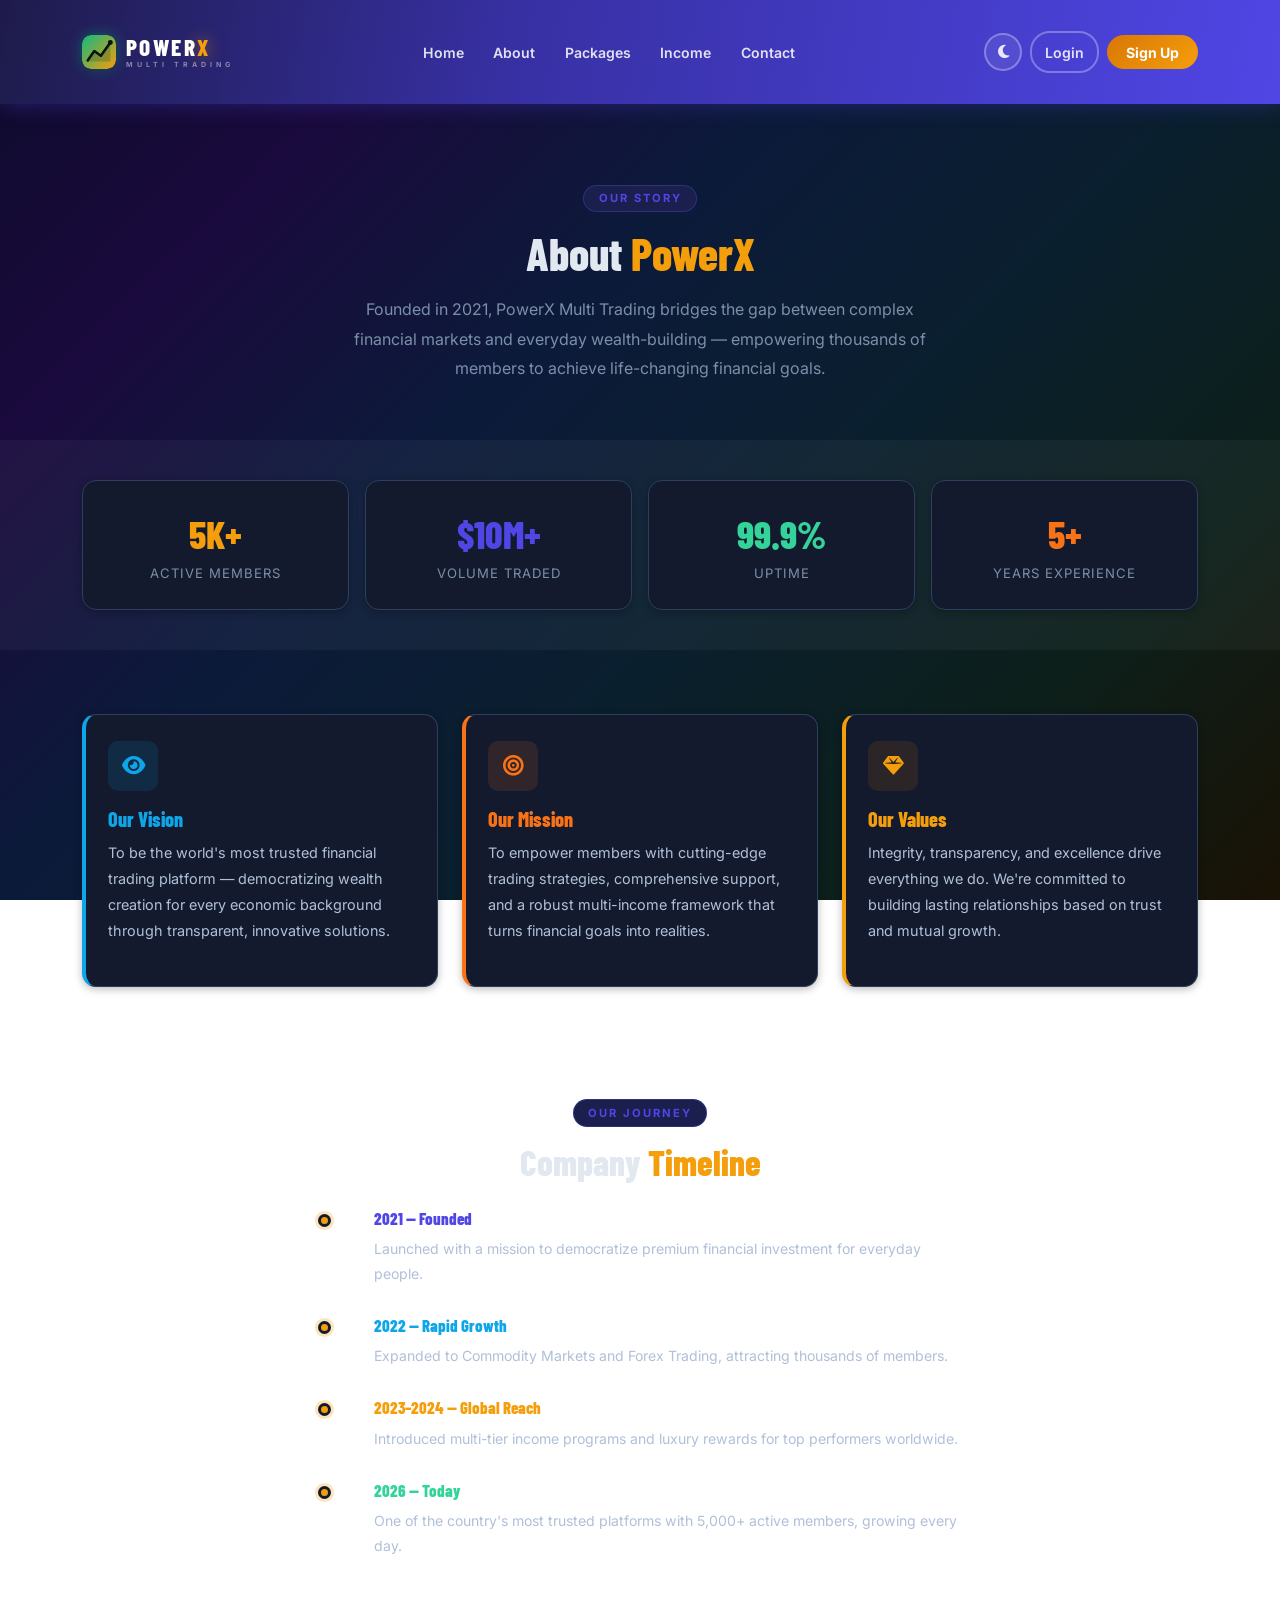
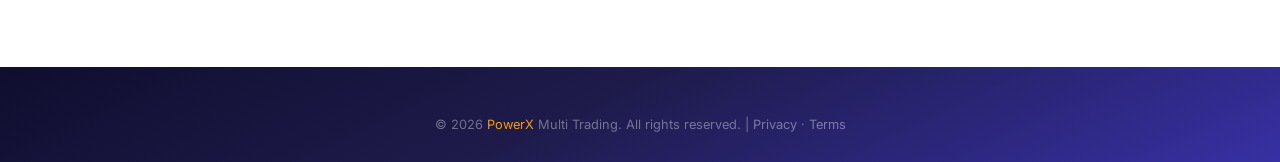
<file: about.html>
﻿<!DOCTYPE html>
<html lang="en">
<head>
  <meta charset="UTF-8"/>
  <meta name="viewport" content="width=device-width, initial-scale=1.0"/>
  <title>About – PowerX Multi Trading</title>
  <link href="https://cdn.jsdelivr.net/npm/bootstrap@5.3.3/dist/css/bootstrap.min.css" rel="stylesheet"/>
  <link href="https://cdnjs.cloudflare.com/ajax/libs/font-awesome/6.5.0/css/all.min.css" rel="stylesheet"/>
  <link href="https://fonts.googleapis.com/css2?family=Inter:wght@300;400;500;600;700;800&family=Barlow+Condensed:wght@700;800&display=swap" rel="stylesheet"/>
  <link href="css/style.css" rel="stylesheet"/>
</head>
<body>

<nav class="px-nav navbar navbar-expand-lg">
  <div class="container">
    <a class="nav-brand" href="index.html">
      <img src="assets/px-icon.svg" class="brand-icon-img" alt="PowerX" width="34" height="34">
      <span class="brand-text-wrap">
        <span class="brand-text">POWER<span class="brand-ex">X</span></span>
        <span class="brand-tag">Multi Trading</span>
      </span>
    </a>
    <button class="navbar-toggler border-0" type="button" data-bs-toggle="collapse" data-bs-target="#navMain">
      <i class="fa-solid fa-bars" style="color:#fff;"></i>
    </button>
    <div class="collapse navbar-collapse" id="navMain">
      <ul class="navbar-nav mx-auto gap-1">
        <li class="nav-item"><a class="nav-link" href="index.html">Home</a></li>
        <li class="nav-item"><a class="nav-link active" href="about.html">About</a></li>
        <li class="nav-item"><a class="nav-link" href="index.html#packages">Packages</a></li>
        <li class="nav-item"><a class="nav-link" href="index.html#income">Income</a></li>
        <li class="nav-item"><a class="nav-link" href="contact.html">Contact</a></li>
      </ul>
      <div class="d-flex align-items-center gap-2">
        <button class="theme-toggle" id="themeToggle"><i class="fa-solid fa-moon ico-moon"></i><i class="fa-solid fa-sun ico-sun"></i></button>
        <a href="login.html" class="nav-link" style="color:rgba(255,255,255,.8);font-weight:600;border:2px solid rgba(255,255,255,.3);border-radius:20px;padding:.4rem 1.1rem;">Login</a>
        <a href="signup.html" style="background:linear-gradient(135deg,#D97706,#F59E0B);color:#fff;border-radius:20px;padding:.42rem 1.2rem;font-weight:700;text-decoration:none;font-size:.88rem;">Sign Up</a>
      </div>
    </div>
  </div>
</nav>

<!-- Hero -->
<section style="padding:5rem 0 3.5rem;text-align:center;">
  <div class="container fade-in">
    <div class="section-label">Our Story</div>
    <h1 class="page-title" style="font-size:2.8rem;">About <span class="accent">PowerX</span></h1>
    <p style="color:var(--gray-500);max-width:600px;margin:.9rem auto 0;line-height:1.85;font-size:1rem;">
      Founded in 2021, PowerX Multi Trading bridges the gap between complex financial markets and everyday wealth-building — empowering thousands of members to achieve life-changing financial goals.
    </p>
  </div>
</section>

<!-- Stats -->
<section style="padding:2.5rem 0;background:rgba(255,255,255,.04);">
  <div class="container">
    <div class="row g-3 text-center">
      <div class="col-6 col-md-3 fade-in">
        <div class="px-card"><div style="font-family:'Barlow Condensed',sans-serif;font-size:2.4rem;font-weight:800;color:#F59E0B;">5K+</div><div style="color:var(--gray-500);font-size:.82rem;letter-spacing:1px;text-transform:uppercase;">Active Members</div></div>
      </div>
      <div class="col-6 col-md-3 fade-in">
        <div class="px-card"><div style="font-family:'Barlow Condensed',sans-serif;font-size:2.4rem;font-weight:800;color:#4F46E5;">$10M+</div><div style="color:var(--gray-500);font-size:.82rem;letter-spacing:1px;text-transform:uppercase;">Volume Traded</div></div>
      </div>
      <div class="col-6 col-md-3 fade-in">
        <div class="px-card"><div style="font-family:'Barlow Condensed',sans-serif;font-size:2.4rem;font-weight:800;color:#34d399;">99.9%</div><div style="color:var(--gray-500);font-size:.82rem;letter-spacing:1px;text-transform:uppercase;">Uptime</div></div>
      </div>
      <div class="col-6 col-md-3 fade-in">
        <div class="px-card"><div style="font-family:'Barlow Condensed',sans-serif;font-size:2.4rem;font-weight:800;color:#F97316;">5+</div><div style="color:var(--gray-500);font-size:.82rem;letter-spacing:1px;text-transform:uppercase;">Years Experience</div></div>
      </div>
    </div>
  </div>
</section>

<!-- Mission / Vision -->
<section style="padding:4rem 0;">
  <div class="container">
    <div class="row g-4">
      <div class="col-md-4 fade-in">
        <div class="px-card h-100" style="border-left:4px solid #0EA5E9;">
          <div style="width:50px;height:50px;border-radius:10px;background:rgba(14,165,233,.12);color:#0EA5E9;display:flex;align-items:center;justify-content:center;font-size:1.3rem;margin-bottom:1rem;"><i class="fa-solid fa-eye"></i></div>
          <h5 style="font-family:'Barlow Condensed',sans-serif;font-weight:800;color:#0EA5E9;margin-bottom:.6rem;">Our Vision</h5>
          <p style="color:var(--gray-700);font-size:.9rem;line-height:1.8;">To be the world's most trusted financial trading platform — democratizing wealth creation for every economic background through transparent, innovative solutions.</p>
        </div>
      </div>
      <div class="col-md-4 fade-in">
        <div class="px-card h-100" style="border-left:4px solid #F97316;">
          <div style="width:50px;height:50px;border-radius:10px;background:rgba(249,115,22,.12);color:#F97316;display:flex;align-items:center;justify-content:center;font-size:1.3rem;margin-bottom:1rem;"><i class="fa-solid fa-bullseye"></i></div>
          <h5 style="font-family:'Barlow Condensed',sans-serif;font-weight:800;color:#F97316;margin-bottom:.6rem;">Our Mission</h5>
          <p style="color:var(--gray-700);font-size:.9rem;line-height:1.8;">To empower members with cutting-edge trading strategies, comprehensive support, and a robust multi-income framework that turns financial goals into realities.</p>
        </div>
      </div>
      <div class="col-md-4 fade-in">
        <div class="px-card h-100" style="border-left:4px solid #F59E0B;">
          <div style="width:50px;height:50px;border-radius:10px;background:rgba(217,119,6,.12);color:#F59E0B;display:flex;align-items:center;justify-content:center;font-size:1.3rem;margin-bottom:1rem;"><i class="fa-solid fa-gem"></i></div>
          <h5 style="font-family:'Barlow Condensed',sans-serif;font-weight:800;color:#F59E0B;margin-bottom:.6rem;">Our Values</h5>
          <p style="color:var(--gray-700);font-size:.9rem;line-height:1.8;">Integrity, transparency, and excellence drive everything we do. We're committed to building lasting relationships based on trust and mutual growth.</p>
        </div>
      </div>
    </div>
  </div>
</section>

<!-- Timeline -->
<section style="padding:3rem 0 5rem;background:rgba(255,255,255,.04);">
  <div class="container">
    <div class="text-center mb-4 fade-in">
      <div class="section-label">Our Journey</div>
      <h2 class="page-title">Company <span class="accent">Timeline</span></h2>
    </div>
    <div class="row justify-content-center">
      <div class="col-lg-7">
        <div style="position:relative;padding-left:2rem;border-left:3px solid linear-gradient(180deg,#4F46E5,#0EA5E9);">
          <style>.tline{position:relative;padding-left:1.4rem;margin-bottom:1.8rem;}.tline::before{content:'';position:absolute;left:-2.1rem;top:6px;width:13px;height:13px;border-radius:50%;background:#F59E0B;border:3px solid #131a2e;box-shadow:0 0 0 3px rgba(245,158,11,.28);}</style>
          <div class="tline fade-in">
            <h6 style="font-family:'Barlow Condensed',sans-serif;font-weight:800;color:#4F46E5;font-size:1.05rem;">2021 — Founded</h6>
            <p style="color:var(--gray-700);font-size:.88rem;line-height:1.8;margin-top:.3rem;">Launched with a mission to democratize premium financial investment for everyday people.</p>
          </div>
          <div class="tline fade-in">
            <h6 style="font-family:'Barlow Condensed',sans-serif;font-weight:800;color:#0EA5E9;font-size:1.05rem;">2022 — Rapid Growth</h6>
            <p style="color:var(--gray-700);font-size:.88rem;line-height:1.8;margin-top:.3rem;">Expanded to Commodity Markets and Forex Trading, attracting thousands of members.</p>
          </div>
          <div class="tline fade-in">
            <h6 style="font-family:'Barlow Condensed',sans-serif;font-weight:800;color:#F59E0B;font-size:1.05rem;">2023–2024 — Global Reach</h6>
            <p style="color:var(--gray-700);font-size:.88rem;line-height:1.8;margin-top:.3rem;">Introduced multi-tier income programs and luxury rewards for top performers worldwide.</p>
          </div>
          <div class="tline fade-in">
            <h6 style="font-family:'Barlow Condensed',sans-serif;font-weight:800;color:#34d399;font-size:1.05rem;">2026 — Today</h6>
            <p style="color:var(--gray-700);font-size:.88rem;line-height:1.8;margin-top:.3rem;">One of the country's most trusted platforms with 5,000+ active members, growing every day.</p>
          </div>
        </div>
      </div>
    </div>
  </div>
</section>

<footer class="px-footer">
  <div class="container">
    <div class="footer-copy py-2">© 2026 <span>PowerX</span> Multi Trading. All rights reserved. | <a href="privacy-policy.html" style="color:rgba(255,255,255,.4);text-decoration:none;">Privacy</a> · <a href="terms.html" style="color:rgba(255,255,255,.4);text-decoration:none;">Terms</a></div>
  </div>
</footer>

<script src="https://cdn.jsdelivr.net/npm/bootstrap@5.3.3/dist/js/bootstrap.bundle.min.js"></script>
<script src="js/script.js"></script>
</body>
</html>
</file>
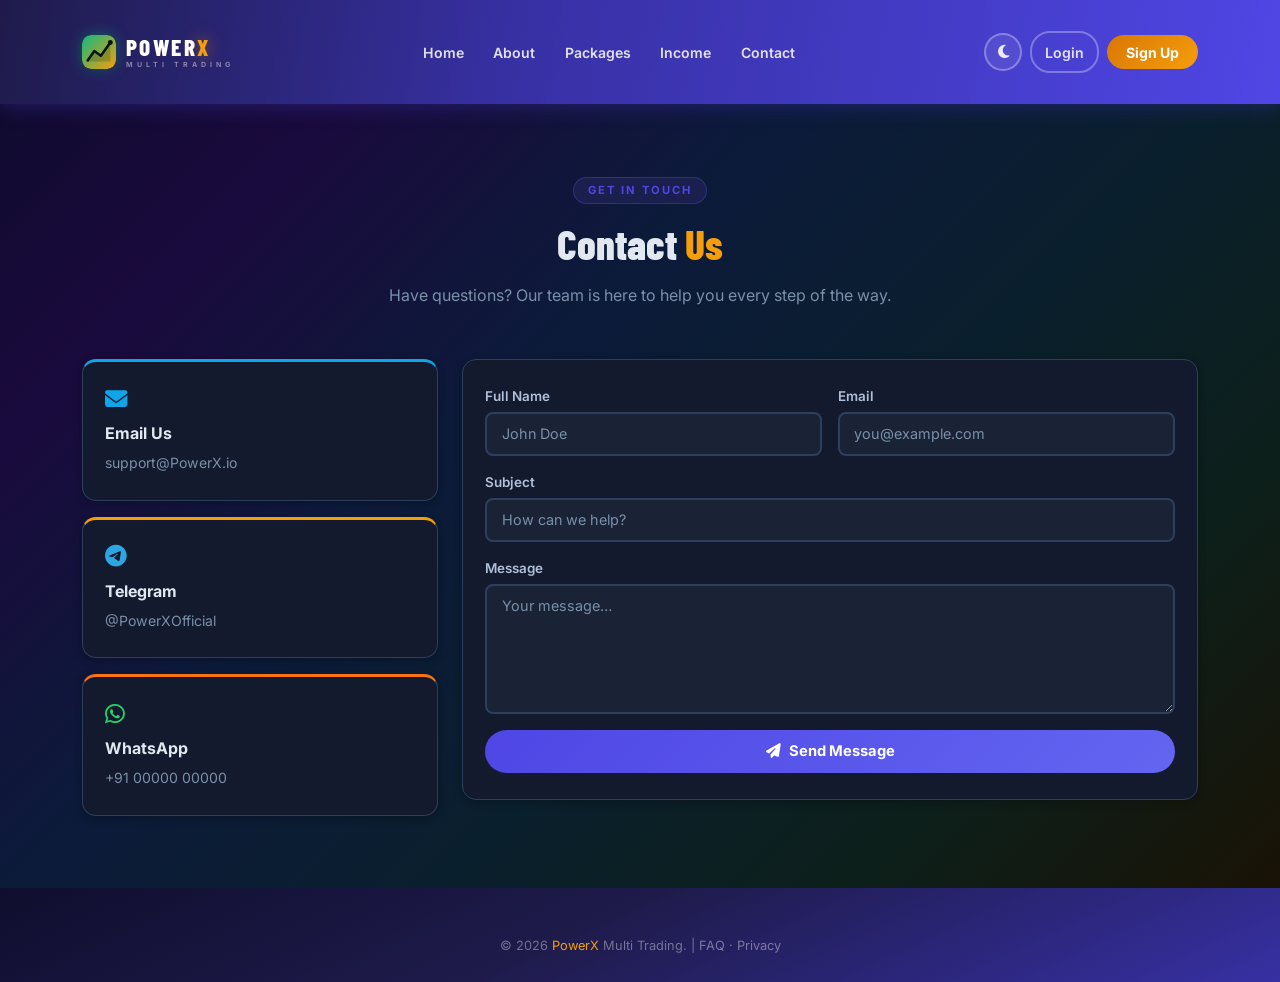
<file: contact.html>
﻿<!DOCTYPE html>
<html lang="en">
<head>
  <meta charset="UTF-8"/>
  <meta name="viewport" content="width=device-width, initial-scale=1.0"/>
  <title>Contact – PowerX</title>
  <link href="https://cdn.jsdelivr.net/npm/bootstrap@5.3.3/dist/css/bootstrap.min.css" rel="stylesheet"/>
  <link href="https://cdnjs.cloudflare.com/ajax/libs/font-awesome/6.5.0/css/all.min.css" rel="stylesheet"/>
  <link href="https://fonts.googleapis.com/css2?family=Inter:wght@300;400;500;600;700;800&family=Barlow+Condensed:wght@700;800&display=swap" rel="stylesheet"/>
  <link href="css/style.css" rel="stylesheet"/>
</head>
<body>

<nav class="px-nav navbar navbar-expand-lg">
  <div class="container">
    <a class="nav-brand" href="index.html">
      <img src="assets/px-icon.svg" class="brand-icon-img" alt="PowerX" width="34" height="34">
      <span class="brand-text-wrap">
        <span class="brand-text">POWER<span class="brand-ex">X</span></span>
        <span class="brand-tag">Multi Trading</span>
      </span>
    </a>
    <button class="navbar-toggler border-0" type="button" data-bs-toggle="collapse" data-bs-target="#navMain">
      <i class="fa-solid fa-bars" style="color:#fff;"></i>
    </button>
    <div class="collapse navbar-collapse" id="navMain">
      <ul class="navbar-nav mx-auto gap-1">
        <li class="nav-item"><a class="nav-link" href="index.html">Home</a></li>
        <li class="nav-item"><a class="nav-link" href="about.html">About</a></li>
        <li class="nav-item"><a class="nav-link" href="index.html#packages">Packages</a></li>
        <li class="nav-item"><a class="nav-link" href="index.html#income">Income</a></li>
        <li class="nav-item"><a class="nav-link active" href="contact.html">Contact</a></li>
      </ul>
      <div class="d-flex align-items-center gap-2">
        <button class="theme-toggle" id="themeToggle"><i class="fa-solid fa-moon ico-moon"></i><i class="fa-solid fa-sun ico-sun"></i></button>
        <a href="login.html" class="nav-link" style="color:rgba(255,255,255,.8);font-weight:600;border:2px solid rgba(255,255,255,.3);border-radius:20px;padding:.4rem 1.1rem;">Login</a>
        <a href="signup.html" style="background:linear-gradient(135deg,#D97706,#F59E0B);color:#fff;border-radius:20px;padding:.42rem 1.2rem;font-weight:700;text-decoration:none;font-size:.88rem;">Sign Up</a>
      </div>
    </div>
  </div>
</nav>

<section style="padding:4.5rem 0;">
  <div class="container">
    <div class="text-center mb-5 fade-in">
      <div class="section-label">Get In Touch</div>
      <h1 class="page-title" style="font-size:2.6rem;">Contact <span class="accent">Us</span></h1>
      <p style="color:var(--gray-500);max-width:520px;margin:.8rem auto 0;line-height:1.85;">Have questions? Our team is here to help you every step of the way.</p>
    </div>

    <div class="row g-4 align-items-start">

      <!-- Info cards -->
      <div class="col-lg-4 fade-in">
        <div class="d-flex flex-column gap-3">
          <div class="px-card" style="border-top:3px solid #0EA5E9;">
            <i class="fa-solid fa-envelope" style="font-size:1.4rem;color:#0EA5E9;margin-bottom:.7rem;display:block;"></i>
            <div style="font-weight:700;color:var(--gray-900);margin-bottom:.3rem;">Email Us</div>
            <a href="mailto:support@PowerX.io" style="color:var(--gray-500);font-size:.88rem;text-decoration:none;">support@PowerX.io</a>
          </div>
          <div class="px-card" style="border-top:3px solid #F59E0B;">
            <i class="fa-brands fa-telegram" style="font-size:1.4rem;color:#2CA5E0;margin-bottom:.7rem;display:block;"></i>
            <div style="font-weight:700;color:var(--gray-900);margin-bottom:.3rem;">Telegram</div>
            <a href="#" style="color:var(--gray-500);font-size:.88rem;text-decoration:none;">@PowerXOfficial</a>
          </div>
          <div class="px-card" style="border-top:3px solid #F97316;">
            <i class="fa-brands fa-whatsapp" style="font-size:1.4rem;color:#25D366;margin-bottom:.7rem;display:block;"></i>
            <div style="font-weight:700;color:var(--gray-900);margin-bottom:.3rem;">WhatsApp</div>
            <a href="#" style="color:var(--gray-500);font-size:.88rem;text-decoration:none;">+91 00000 00000</a>
          </div>
        </div>
      </div>

      <!-- Form -->
      <div class="col-lg-8 fade-in">
        <div class="px-card">
          <div class="alert-auth" id="contactAlert"></div>
          <form id="contactForm" novalidate>
            <div class="row g-3">
              <div class="col-md-6">
                <label style="font-size:.84rem;font-weight:600;color:var(--gray-700);margin-bottom:.4rem;display:block;">Full Name</label>
                <input type="text" id="cName" class="auth-input form-control" placeholder="John Doe" required/>
                <div class="field-error">Name is required.</div>
              </div>
              <div class="col-md-6">
                <label style="font-size:.84rem;font-weight:600;color:var(--gray-700);margin-bottom:.4rem;display:block;">Email</label>
                <input type="email" id="cEmail" class="auth-input form-control" placeholder="you@example.com" required/>
                <div class="field-error">Enter a valid email.</div>
              </div>
              <div class="col-12">
                <label style="font-size:.84rem;font-weight:600;color:var(--gray-700);margin-bottom:.4rem;display:block;">Subject</label>
                <input type="text" id="cSubject" class="auth-input form-control" placeholder="How can we help?"/>
              </div>
              <div class="col-12">
                <label style="font-size:.84rem;font-weight:600;color:var(--gray-700);margin-bottom:.4rem;display:block;">Message</label>
                <textarea id="cMsg" class="auth-input form-control" rows="5" placeholder="Your message…" style="resize:vertical;" required></textarea>
                <div class="field-error">Message cannot be empty.</div>
              </div>
              <div class="col-12">
                <button type="submit" class="btn-auth"><i class="fa-solid fa-paper-plane me-2"></i>Send Message</button>
              </div>
            </div>
          </form>
        </div>
      </div>

    </div>
  </div>
</section>

<footer class="px-footer">
  <div class="container">
    <div class="footer-copy py-2">© 2026 <span>PowerX</span> Multi Trading. | <a href="faq.html" style="color:rgba(255,255,255,.4);text-decoration:none;">FAQ</a> · <a href="privacy-policy.html" style="color:rgba(255,255,255,.4);text-decoration:none;">Privacy</a></div>
  </div>
</footer>

<script src="https://cdn.jsdelivr.net/npm/bootstrap@5.3.3/dist/js/bootstrap.bundle.min.js"></script>
<script src="js/script.js"></script>
<script>
  document.getElementById('contactForm').addEventListener('submit', e => {
    e.preventDefault();
    let valid = true;
    const nameEl  = document.getElementById('cName');
    const emailEl = document.getElementById('cEmail');
    const msgEl   = document.getElementById('cMsg');
    if (!nameEl.value.trim())          { showFieldError(nameEl,  'Name is required.'); valid = false; } else clearFieldError(nameEl);
    if (!validateEmail(emailEl.value)) { showFieldError(emailEl, 'Enter a valid email.'); valid = false; } else clearFieldError(emailEl);
    if (!msgEl.value.trim())           { showFieldError(msgEl,   'Message cannot be empty.'); valid = false; } else clearFieldError(msgEl);
    if (!valid) return;
    showSpinner(e.target.querySelector('button[type=submit]'), 'Sending…');
    setTimeout(() => {
      restoreBtn(e.target.querySelector('button'), '<i class="fa-solid fa-paper-plane me-2"></i>Send Message');
      showAlert('contactAlert', '✓ Message sent! We\'ll get back to you within 24 hours.', 'success');
      e.target.reset(); document.querySelectorAll('.is-valid').forEach(el => el.classList.remove('is-valid'));
    }, 1200);
  });
</script>
</body>
</html>
</file>
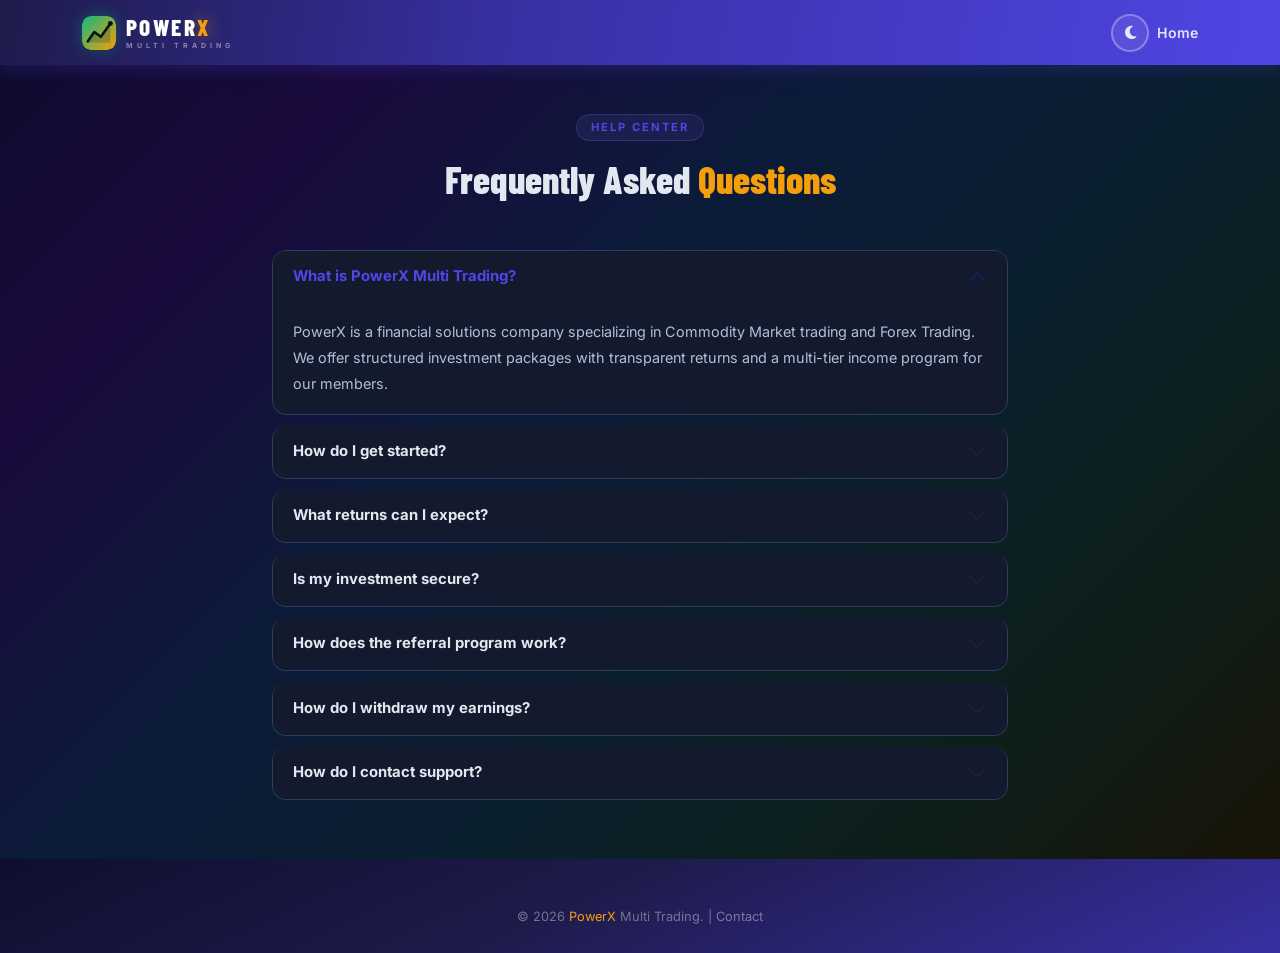
<file: faq.html>
﻿<!DOCTYPE html>
<html lang="en">
<head>
  <meta charset="UTF-8"/>
  <meta name="viewport" content="width=device-width, initial-scale=1.0"/>
  <title>FAQ – PowerX</title>
  <link href="https://cdn.jsdelivr.net/npm/bootstrap@5.3.3/dist/css/bootstrap.min.css" rel="stylesheet"/>
  <link href="https://cdnjs.cloudflare.com/ajax/libs/font-awesome/6.5.0/css/all.min.css" rel="stylesheet"/>
  <link href="https://fonts.googleapis.com/css2?family=Inter:wght@300;400;500;600;700;800&family=Barlow+Condensed:wght@700;800&display=swap" rel="stylesheet"/>
  <link href="css/style.css" rel="stylesheet"/>
</head>
<body>
<nav class="px-nav navbar"><div class="container"><a class="nav-brand" href="index.html"><span class="brand-icon-img-wrap"><img src="assets/px-icon.svg" class="brand-icon-img" alt="PowerX" width="34" height="34"></span><span class="brand-text-wrap"><span class="brand-text">POWER<span class="brand-ex">X</span></span><span class="brand-tag">Multi Trading</span></span></a><div class="ms-auto d-flex gap-2 align-items-center"><button class="theme-toggle" id="themeToggle"><i class="fa-solid fa-moon ico-moon"></i><i class="fa-solid fa-sun ico-sun"></i></button><a href="index.html" class="nav-link" style="color:rgba(255,255,255,.8);font-weight:600;">Home</a></div></div></nav>

<div class="container py-5">
  <div class="text-center mb-5 fade-in">
    <div class="section-label">Help Center</div>
    <h1 class="page-title" style="font-size:2.4rem;">Frequently Asked <span class="accent">Questions</span></h1>
  </div>

  <div class="row justify-content-center">
    <div class="col-lg-8 fade-in">
      <div class="accordion" id="faqAccordion">
        <!-- Items -->
        <style>.accordion-item{background:var(--white);border:1px solid var(--gray-300);border-radius:var(--radius-md)!important;margin-bottom:.7rem;overflow:hidden;}.accordion-button{background:var(--white)!important;color:var(--gray-900)!important;font-weight:700;font-size:.93rem;box-shadow:none!important;}.accordion-button:not(.collapsed){color:var(--green)!important;}.accordion-body{color:var(--gray-700);font-size:.9rem;line-height:1.82;}</style>
        <!-- Q1 -->
        <div class="accordion-item"><h2 class="accordion-header"><button class="accordion-button" type="button" data-bs-toggle="collapse" data-bs-target="#f1">What is PowerX Multi Trading?</button></h2><div id="f1" class="accordion-collapse collapse show" data-bs-parent="#faqAccordion"><div class="accordion-body">PowerX is a financial solutions company specializing in Commodity Market trading and Forex Trading. We offer structured investment packages with transparent returns and a multi-tier income program for our members.</div></div></div>
        <!-- Q2 -->
        <div class="accordion-item"><h2 class="accordion-header"><button class="accordion-button collapsed" type="button" data-bs-toggle="collapse" data-bs-target="#f2">How do I get started?</button></h2><div id="f2" class="accordion-collapse collapse" data-bs-parent="#faqAccordion"><div class="accordion-body">Simply <a href="signup.html" style="color:var(--green);">create a free account</a>, browse our investment packages, and choose the plan that suits your financial goals. Our team will guide you through the onboarding process.</div></div></div>
        <!-- Q3 -->
        <div class="accordion-item"><h2 class="accordion-header"><button class="accordion-button collapsed" type="button" data-bs-toggle="collapse" data-bs-target="#f3">What returns can I expect?</button></h2><div id="f3" class="accordion-collapse collapse" data-bs-parent="#faqAccordion"><div class="accordion-body">Returns vary by package. Our Silver plans offer monthly cashback starting at 3–5%. Gold and Platinum packages offer higher returns with bonuses. All returns are clearly listed on each package page. Past performance is not a guarantee of future results.</div></div></div>
        <!-- Q4 -->
        <div class="accordion-item"><h2 class="accordion-header"><button class="accordion-button collapsed" type="button" data-bs-toggle="collapse" data-bs-target="#f4">Is my investment secure?</button></h2><div id="f4" class="accordion-collapse collapse" data-bs-parent="#faqAccordion"><div class="accordion-body">We employ 256-bit SSL encryption and multi-layer security protocols for all transactions. Our platform has maintained a 99.9% uptime since launch. However, all investments carry inherent market risk.</div></div></div>
        <!-- Q5 -->
        <div class="accordion-item"><h2 class="accordion-header"><button class="accordion-button collapsed" type="button" data-bs-toggle="collapse" data-bs-target="#f5">How does the referral program work?</button></h2><div id="f5" class="accordion-collapse collapse" data-bs-parent="#faqAccordion"><div class="accordion-body">PowerX operates a Binary Income and Level Income system. You earn commissions when members you refer invest in packages. Bonuses grow as your network expands through multiple levels. See the <a href="index.html#income" style="color:var(--green);">Income section</a> for full details.</div></div></div>
        <!-- Q6 -->
        <div class="accordion-item"><h2 class="accordion-header"><button class="accordion-button collapsed" type="button" data-bs-toggle="collapse" data-bs-target="#f6">How do I withdraw my earnings?</button></h2><div id="f6" class="accordion-collapse collapse" data-bs-parent="#faqAccordion"><div class="accordion-body">Withdrawals are processed within 2–5 business days. You can initiate a withdrawal from your dashboard. Minimum withdrawal thresholds apply per package tier. Contact support for assistance.</div></div></div>
        <!-- Q7 -->
        <div class="accordion-item"><h2 class="accordion-header"><button class="accordion-button collapsed" type="button" data-bs-toggle="collapse" data-bs-target="#f7">How do I contact support?</button></h2><div id="f7" class="accordion-collapse collapse" data-bs-parent="#faqAccordion"><div class="accordion-body">You can reach us via the <a href="contact.html" style="color:var(--green);">Contact page</a>, Telegram, or WhatsApp. Our support team is available Monday–Saturday, 9 AM – 6 PM IST.</div></div></div>
      </div>
    </div>
  </div>
</div>

<footer class="px-footer"><div class="container"><div class="footer-copy py-2">© 2026 <span>PowerX</span> Multi Trading. | <a href="contact.html" style="color:rgba(255,255,255,.4);text-decoration:none;">Contact</a></div></div></footer>
<script src="https://cdn.jsdelivr.net/npm/bootstrap@5.3.3/dist/js/bootstrap.bundle.min.js"></script>
<script src="js/script.js"></script>
</body>
</html>
</file>
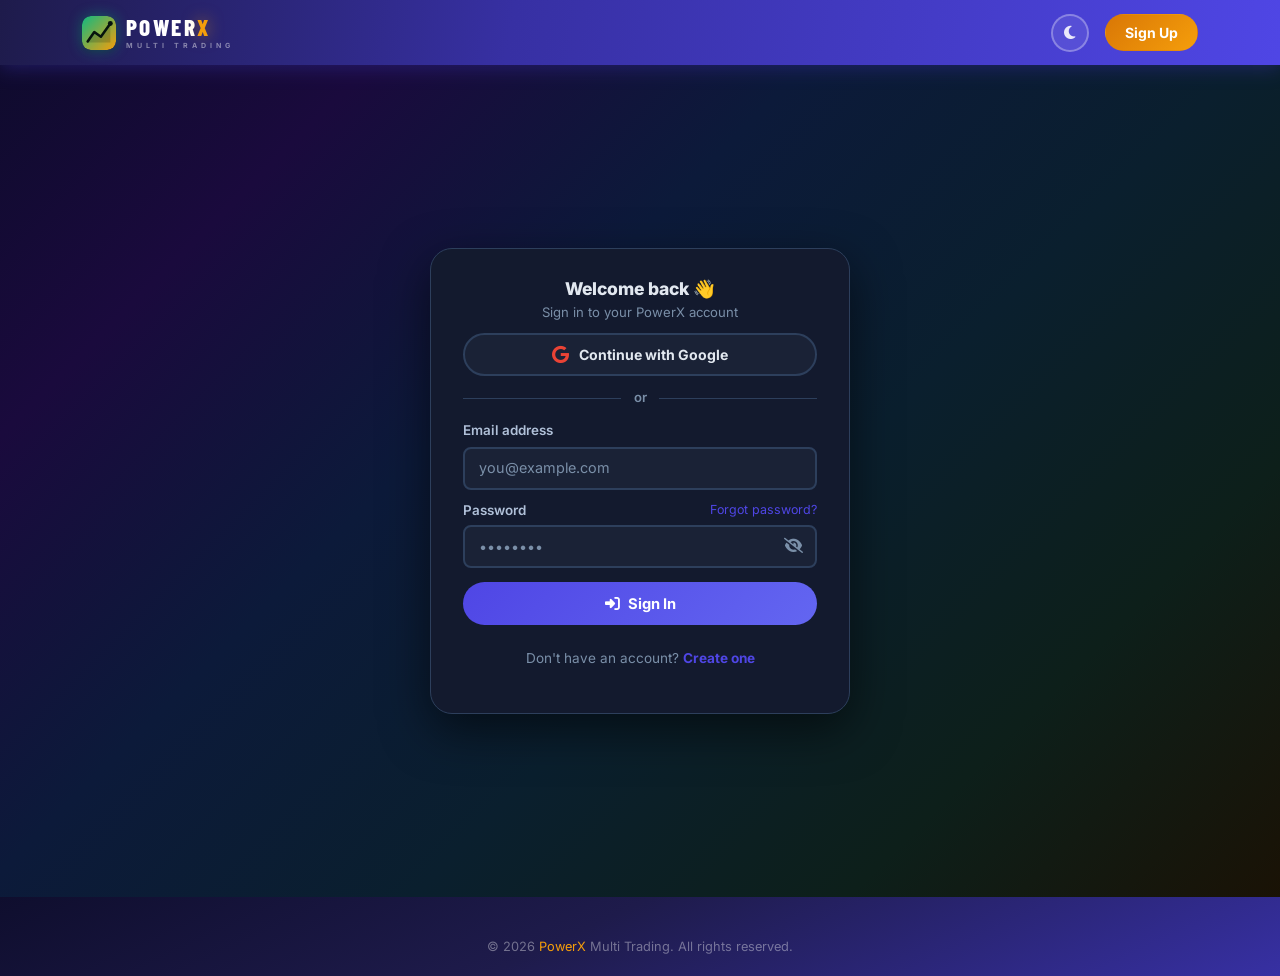
<file: login.html>
﻿<!DOCTYPE html>
<html lang="en">
<head>
  <meta charset="UTF-8"/>
  <meta name="viewport" content="width=device-width, initial-scale=1.0"/>
  <title>Login – PowerX</title>
  <link href="https://cdn.jsdelivr.net/npm/bootstrap@5.3.3/dist/css/bootstrap.min.css" rel="stylesheet"/>
  <link href="https://cdnjs.cloudflare.com/ajax/libs/font-awesome/6.5.0/css/all.min.css" rel="stylesheet"/>
  <link href="https://fonts.googleapis.com/css2?family=Inter:wght@300;400;500;600;700;800&family=Barlow+Condensed:wght@700;800&display=swap" rel="stylesheet"/>
  <link href="css/style.css" rel="stylesheet"/>
</head>
<body>

<!-- Navbar -->
<nav class="px-nav navbar navbar-expand-lg">
  <div class="container">
    <a class="nav-brand" href="index.html">
      <img src="assets/px-icon.svg" class="brand-icon-img" alt="PowerX" width="34" height="34">
      <span class="brand-text-wrap">
        <span class="brand-text">POWER<span class="brand-ex">X</span></span>
        <span class="brand-tag">Multi Trading</span>
      </span>
    </a>
    <div class="ms-auto d-flex align-items-center gap-3">
      <button class="theme-toggle" id="themeToggle" title="Toggle theme">
        <i class="fa-solid fa-moon ico-moon"></i>
        <i class="fa-solid fa-sun  ico-sun"></i>
      </button>
      <a href="signup.html" class="btn btn-sm" style="background:linear-gradient(135deg,#D97706,#F59E0B);color:#fff;border-radius:20px;font-weight:700;padding:.42rem 1.2rem;">Sign Up</a>
    </div>
  </div>
</nav>

<!-- Main -->
<div class="d-flex align-items-center justify-content-center" style="min-height:calc(100vh - 68px);padding:.75rem 1rem;overflow-x:hidden;">
  <div class="auth-card fade-in">

    <!-- Header -->
    <div class="text-center mb-3">
      <h5 style="font-weight:800;color:var(--gray-900);font-size:1.1rem;margin-bottom:.2rem;">Welcome back 👋</h5>
      <p style="color:var(--gray-500);font-size:.82rem;margin:0;">Sign in to your PowerX account</p>
    </div>

    <!-- Alert -->
    <div class="alert-auth" id="loginAlert"></div>

    <!-- GitHub -->
    <button class="btn-github" id="githubBtn" type="button">
      <i class="fa-brands fa-google" style="font-size:1.1rem;"></i>
      Continue with Google
    </button>

    <div class="auth-divider">or</div>

    <!-- Form -->
    <form id="loginForm" novalidate>
      <div class="mb-3">
        <label style="font-size:.84rem;font-weight:600;color:var(--gray-700);margin-bottom:.4rem;display:block;">Email address</label>
        <input type="email" id="loginEmail" class="auth-input form-control" placeholder="you@example.com" autocomplete="email"/>
        <div class="field-error">Enter a valid email address.</div>
      </div>

      <div class="mb-4">
        <div class="d-flex justify-content-between align-items-center mb-1">
          <label style="font-size:.84rem;font-weight:600;color:var(--gray-700);">Password</label>
          <a href="#" style="font-size:.78rem;color:var(--green);text-decoration:none;">Forgot password?</a>
        </div>
        <div class="pass-wrap">
          <input type="password" id="loginPass" class="auth-input form-control" placeholder="••••••••" autocomplete="current-password"/>
          <i class="fa-solid fa-eye-slash toggle-pass"></i>
        </div>
        <div class="field-error">Password is required.</div>
      </div>

      <button type="submit" class="btn-auth">
        <i class="fa-solid fa-right-to-bracket me-2"></i>Sign In
      </button>
    </form>

    <p style="text-align:center;margin-top:1.4rem;font-size:.85rem;color:var(--gray-500);">
      Don't have an account?
      <a href="signup.html" style="color:var(--green);font-weight:700;text-decoration:none;">Create one</a>
    </p>
  </div>
</div>

<!-- Footer -->
<footer class="px-footer">
  <div class="footer-copy">© 2026 <span>PowerX</span> Multi Trading. All rights reserved.</div>
</footer>

<script src="https://cdn.jsdelivr.net/npm/bootstrap@5.3.3/dist/js/bootstrap.bundle.min.js"></script>
<script src="js/script.js"></script>
<script>
  // Redirect if already logged in
  if (typeof redirectIfAuth === 'function') redirectIfAuth('dashboard.html');
</script>
</body>
</html>
</file>
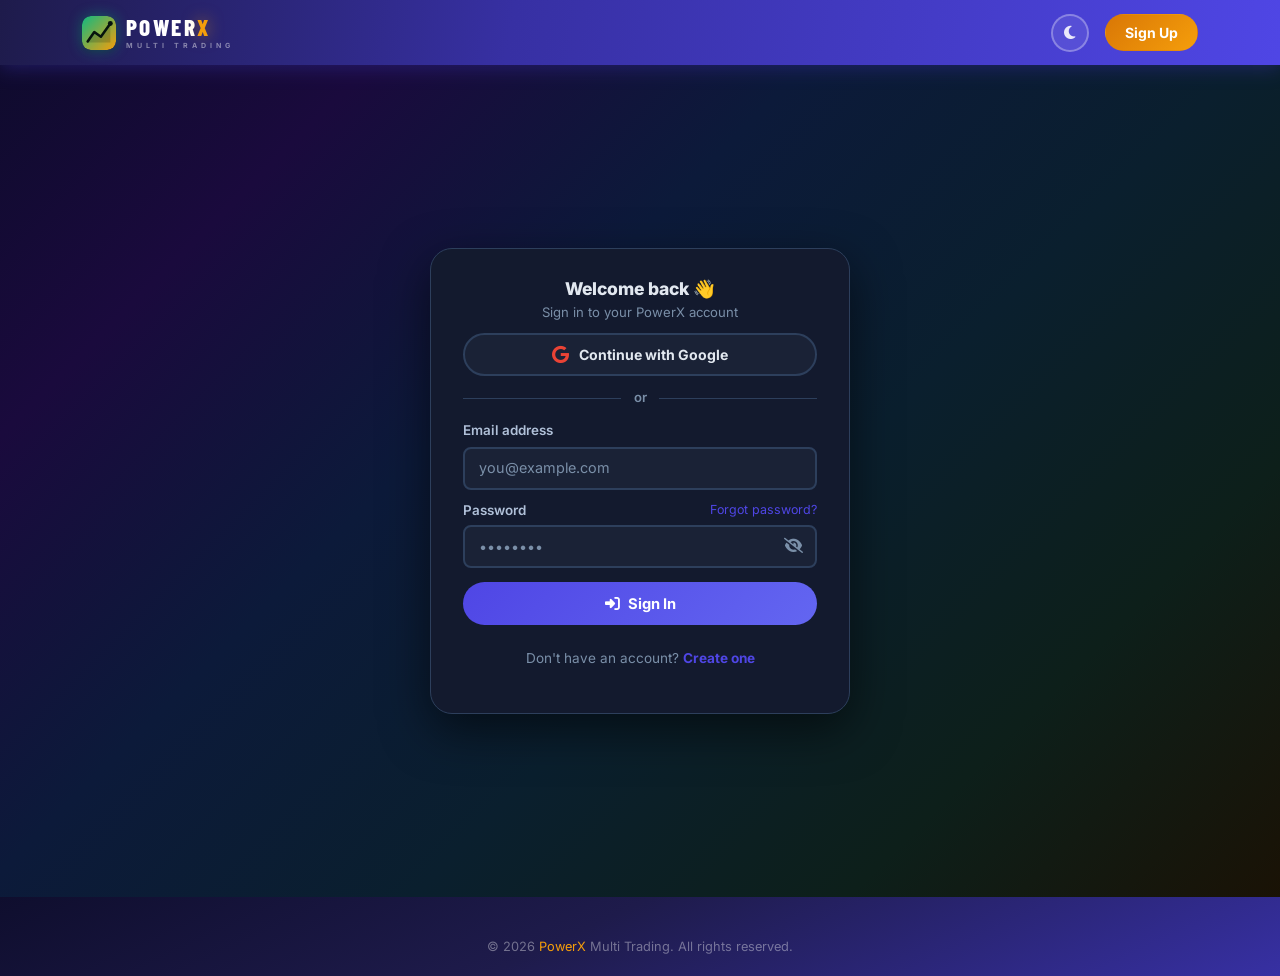
<file: orders.html>
﻿<!DOCTYPE html>
<html lang="en">
<head>
  <meta charset="UTF-8"/>
  <meta name="viewport" content="width=device-width, initial-scale=1.0"/>
  <title>My Orders – PowerX</title>
  <link href="https://cdn.jsdelivr.net/npm/bootstrap@5.3.3/dist/css/bootstrap.min.css" rel="stylesheet"/>
  <link href="https://cdnjs.cloudflare.com/ajax/libs/font-awesome/6.5.0/css/all.min.css" rel="stylesheet"/>
  <link href="https://fonts.googleapis.com/css2?family=Inter:wght@300;400;500;600;700;800&family=Barlow+Condensed:wght@700;800&display=swap" rel="stylesheet"/>
  <link href="css/style.css" rel="stylesheet"/>
</head>
<body>

<nav class="px-nav navbar navbar-expand-lg">
  <div class="container-fluid px-4">
    <a class="nav-brand" href="index.html">
      <img src="assets/px-icon.svg" class="brand-icon-img" alt="PowerX" width="34" height="34">
      <span class="brand-text-wrap">
        <span class="brand-text">POWER<span class="brand-ex">X</span></span>
        <span class="brand-tag">Multi Trading</span>
      </span>
    </a>
    <div class="ms-auto d-flex align-items-center gap-2">
      <button class="theme-toggle" id="themeToggle"><i class="fa-solid fa-moon ico-moon"></i><i class="fa-solid fa-sun ico-sun"></i></button>
      <a href="dashboard.html" class="nav-link" style="color:rgba(255,255,255,.8);font-weight:600;"><i class="fa-solid fa-gauge me-1"></i>Dashboard</a>
      <a href="#" class="logout-btn nav-link" style="color:#FB923C;font-weight:600;"><i class="fa-solid fa-right-from-bracket me-1"></i>Logout</a>
    </div>
  </div>
</nav>

<div class="container py-5 fade-in">

  <div class="d-flex align-items-center gap-3 mb-4">
    <a href="dashboard.html" style="color:var(--gray-500);text-decoration:none;font-size:.85rem;"><i class="fa-solid fa-arrow-left me-1"></i>Dashboard</a>
    <span style="color:var(--gray-300);">›</span>
    <span style="color:var(--gray-700);font-size:.85rem;font-weight:600;">My Orders</span>
  </div>

  <div class="d-flex justify-content-between align-items-center mb-3 flex-wrap gap-2">
    <h4 class="page-title">My <span class="accent">Orders</span></h4>
    <a href="track-order.html" class="btn-auth" style="width:auto;padding:.55rem 1.4rem;text-decoration:none;display:inline-flex;align-items:center;gap:.5rem;font-size:.88rem;">
      <i class="fa-solid fa-location-dot"></i>Track Order
    </a>
  </div>

  <!-- Filter tabs -->
  <div class="d-flex gap-2 flex-wrap mb-4" id="orderFilters">
    <button class="inc-tab active" data-filter="all">All</button>
    <button class="inc-tab" data-filter="active">Active</button>
    <button class="inc-tab" data-filter="completed">Completed</button>
    <button class="inc-tab" data-filter="pending">Pending</button>
  </div>

  <div id="ordersContent">
    <div class="px-spinner-wrap"><div class="px-spinner"></div><div class="px-spinner-txt">Loading orders…</div></div>
  </div>

</div>

<!-- Logout Modal -->
<div class="modal fade" id="logoutModal" tabindex="-1">
  <div class="modal-dialog modal-dialog-centered">
    <div class="modal-content" style="background:var(--white);border:1px solid var(--gray-300);border-radius:var(--radius-md);">
      <div class="modal-header" style="border-color:var(--gray-300);"><h5 class="modal-title" style="color:var(--gray-900);">Confirm Logout</h5><button type="button" class="btn-close btn-close-white" data-bs-dismiss="modal"></button></div>
      <div class="modal-body" style="color:var(--gray-700);">Are you sure you want to sign out?</div>
      <div class="modal-footer" style="border-color:var(--gray-300);">
        <button data-bs-dismiss="modal" style="background:var(--gray-100);color:var(--gray-700);border:1px solid var(--gray-300);border-radius:20px;padding:.42rem 1.2rem;font-weight:600;cursor:pointer;">Cancel</button>
        <button id="logoutConfirm" style="background:linear-gradient(135deg,#F97316,#C2410C);color:#fff;border:none;border-radius:20px;padding:.42rem 1.2rem;font-weight:700;cursor:pointer;">Yes, Logout</button>
      </div>
    </div>
  </div>
</div>

<!-- Inc-tab style (reuse) -->
<style>
  .inc-tab { padding:.55rem 1.2rem;border-radius:20px;font-weight:700;font-size:.82rem;border:2px solid var(--gray-300);background:var(--white);color:var(--gray-700);cursor:pointer;transition:all .25s; }
  .inc-tab:hover { border-color:var(--green);color:var(--green); }
  .inc-tab.active { background:linear-gradient(135deg,#3730A3,#4F46E5);border-color:var(--green);color:#fff;box-shadow:0 4px 14px rgba(79,70,229,.32); }
</style>

<script src="https://cdn.jsdelivr.net/npm/bootstrap@5.3.3/dist/js/bootstrap.bundle.min.js"></script>
<script src="js/script.js"></script>
<script>
  requireAuth('login.html');

  // Simulated orders
  const MOCK_ORDERS = [
    { id: 'PX001', plan: 'Silver Package', amount: '$500', date: 'Mar 01, 2026', status: 'active',    returns: '+5%' },
    { id: 'PX002', plan: 'Gold Package',   amount: '$1,200', date: 'Feb 14, 2026', status: 'completed', returns: '+12%' },
    { id: 'PX003', plan: 'Platinum Plan',  amount: '$3,000', date: 'Jan 22, 2026', status: 'pending',   returns: '—' },
  ];

  function badgeHtml(s) {
    if (s === 'active')    return '<span class="badge-success">Active</span>';
    if (s === 'completed') return '<span class="badge-warn">Completed</span>';
    return '<span class="badge-danger">Pending</span>';
  }

  function renderOrders(filter = 'all') {
    const list = filter === 'all' ? MOCK_ORDERS : MOCK_ORDERS.filter(o => o.status === filter);
    const el = document.getElementById('ordersContent');
    if (!list.length) {
      el.innerHTML = `<div class="empty-state"><i class="fa-solid fa-box-open"></i><h5>No orders found</h5><p>No orders match the selected filter.</p></div>`;
      return;
    }
    el.innerHTML = `
      <div class="px-table-responsive">
        <div class="px-card" style="padding:0;overflow:hidden;">
          <table class="px-table">
            <thead>
              <tr>
                <th>Order ID</th><th>Plan</th><th>Amount</th><th>Date</th><th>Returns</th><th>Status</th><th>Action</th>
              </tr>
            </thead>
            <tbody>
              ${list.map(o => `
                <tr>
                  <td style="font-weight:700;color:var(--green);">#${o.id}</td>
                  <td>${o.plan}</td>
                  <td style="font-weight:700;color:var(--gold);">${o.amount}</td>
                  <td style="color:var(--gray-500);">${o.date}</td>
                  <td style="font-weight:700;color:#34d399;">${o.returns}</td>
                  <td>${badgeHtml(o.status)}</td>
                  <td><a href="track-order.html?id=${o.id}" style="font-size:.8rem;color:var(--green);font-weight:600;text-decoration:none;">Track</a></td>
                </tr>
              `).join('')}
            </tbody>
          </table>
        </div>
      </div>`;
  }

  // Simulate load delay
  setTimeout(() => renderOrders('all'), 800);

  document.getElementById('orderFilters').addEventListener('click', e => {
    const btn = e.target.closest('.inc-tab');
    if (!btn) return;
    document.querySelectorAll('#orderFilters .inc-tab').forEach(b => b.classList.remove('active'));
    btn.classList.add('active');
    renderOrders(btn.dataset.filter);
  });
</script>
</body>
</html>
</file>
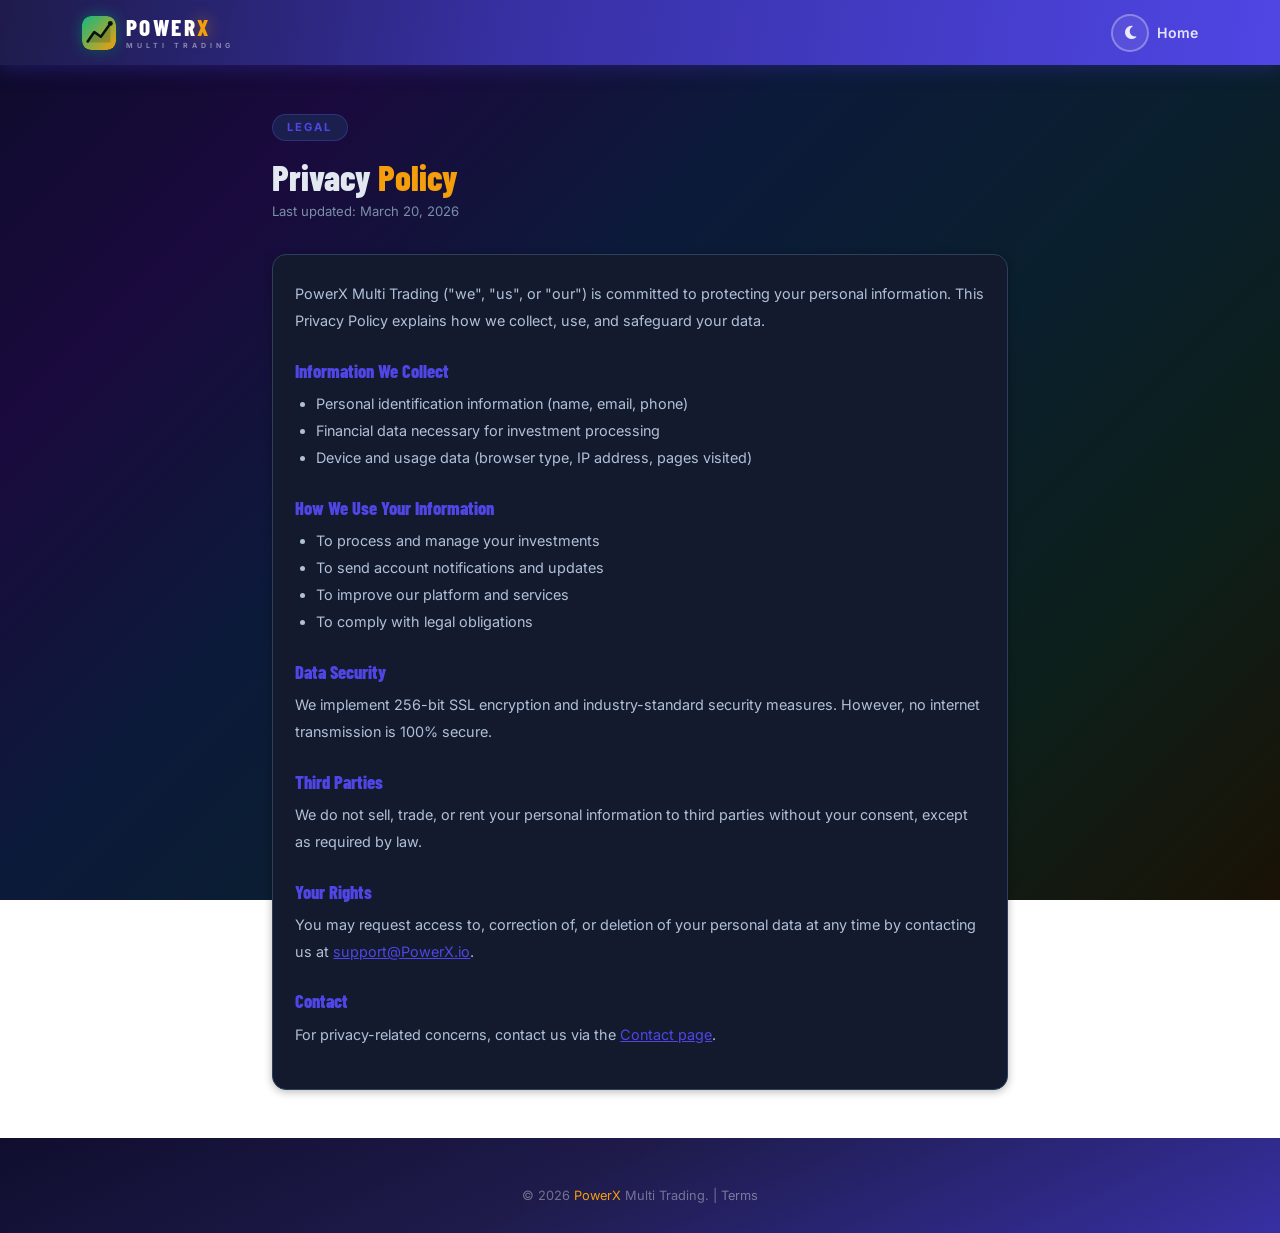
<file: privacy-policy.html>
﻿<!DOCTYPE html>
<html lang="en">
<head>
  <meta charset="UTF-8"/>
  <meta name="viewport" content="width=device-width, initial-scale=1.0"/>
  <title>Privacy Policy – PowerX</title>
  <link href="https://cdn.jsdelivr.net/npm/bootstrap@5.3.3/dist/css/bootstrap.min.css" rel="stylesheet"/>
  <link href="https://cdnjs.cloudflare.com/ajax/libs/font-awesome/6.5.0/css/all.min.css" rel="stylesheet"/>
  <link href="https://fonts.googleapis.com/css2?family=Inter:wght@300;400;500;600;700;800&family=Barlow+Condensed:wght@700;800&display=swap" rel="stylesheet"/>
  <link href="css/style.css" rel="stylesheet"/>
  <style>.legal-body h5{font-family:'Barlow Condensed',sans-serif;font-size:1.15rem;font-weight:800;color:var(--green);margin:1.6rem 0 .5rem;}.legal-body p,.legal-body li{color:var(--gray-700);font-size:.9rem;line-height:1.88;}.legal-body ul{padding-left:1.3rem;}</style>
</head>
<body>
<nav class="px-nav navbar"><div class="container"><a class="nav-brand" href="index.html"><span class="brand-icon-img-wrap"><img src="assets/px-icon.svg" class="brand-icon-img" alt="PowerX" width="34" height="34"></span><span class="brand-text-wrap"><span class="brand-text">POWER<span class="brand-ex">X</span></span><span class="brand-tag">Multi Trading</span></span></a><div class="ms-auto d-flex gap-2 align-items-center"><button class="theme-toggle" id="themeToggle"><i class="fa-solid fa-moon ico-moon"></i><i class="fa-solid fa-sun ico-sun"></i></button><a href="index.html" class="nav-link" style="color:rgba(255,255,255,.8);font-weight:600;">Home</a></div></div></nav>
<div class="container py-5"><div class="row justify-content-center"><div class="col-lg-8 fade-in">
  <div class="section-label">Legal</div>
  <h1 class="page-title mb-1" style="font-size:2.2rem;">Privacy <span class="accent">Policy</span></h1>
  <p style="color:var(--gray-500);font-size:.82rem;margin-bottom:2rem;">Last updated: March 20, 2026</p>
  <div class="px-card legal-body">
    <p>PowerX Multi Trading ("we", "us", or "our") is committed to protecting your personal information. This Privacy Policy explains how we collect, use, and safeguard your data.</p>
    <h5>Information We Collect</h5>
    <ul><li>Personal identification information (name, email, phone)</li><li>Financial data necessary for investment processing</li><li>Device and usage data (browser type, IP address, pages visited)</li></ul>
    <h5>How We Use Your Information</h5>
    <ul><li>To process and manage your investments</li><li>To send account notifications and updates</li><li>To improve our platform and services</li><li>To comply with legal obligations</li></ul>
    <h5>Data Security</h5>
    <p>We implement 256-bit SSL encryption and industry-standard security measures. However, no internet transmission is 100% secure.</p>
    <h5>Third Parties</h5>
    <p>We do not sell, trade, or rent your personal information to third parties without your consent, except as required by law.</p>
    <h5>Your Rights</h5>
    <p>You may request access to, correction of, or deletion of your personal data at any time by contacting us at <a href="mailto:support@PowerX.io" style="color:var(--green);">support@PowerX.io</a>.</p>
    <h5>Contact</h5>
    <p>For privacy-related concerns, contact us via the <a href="contact.html" style="color:var(--green);">Contact page</a>.</p>
  </div>
</div></div></div>
<footer class="px-footer"><div class="container"><div class="footer-copy py-2">© 2026 <span>PowerX</span> Multi Trading. | <a href="terms.html" style="color:rgba(255,255,255,.4);text-decoration:none;">Terms</a></div></div></footer>
<script src="https://cdn.jsdelivr.net/npm/bootstrap@5.3.3/dist/js/bootstrap.bundle.min.js"></script>
<script src="js/script.js"></script>
</body>
</html>
</file>
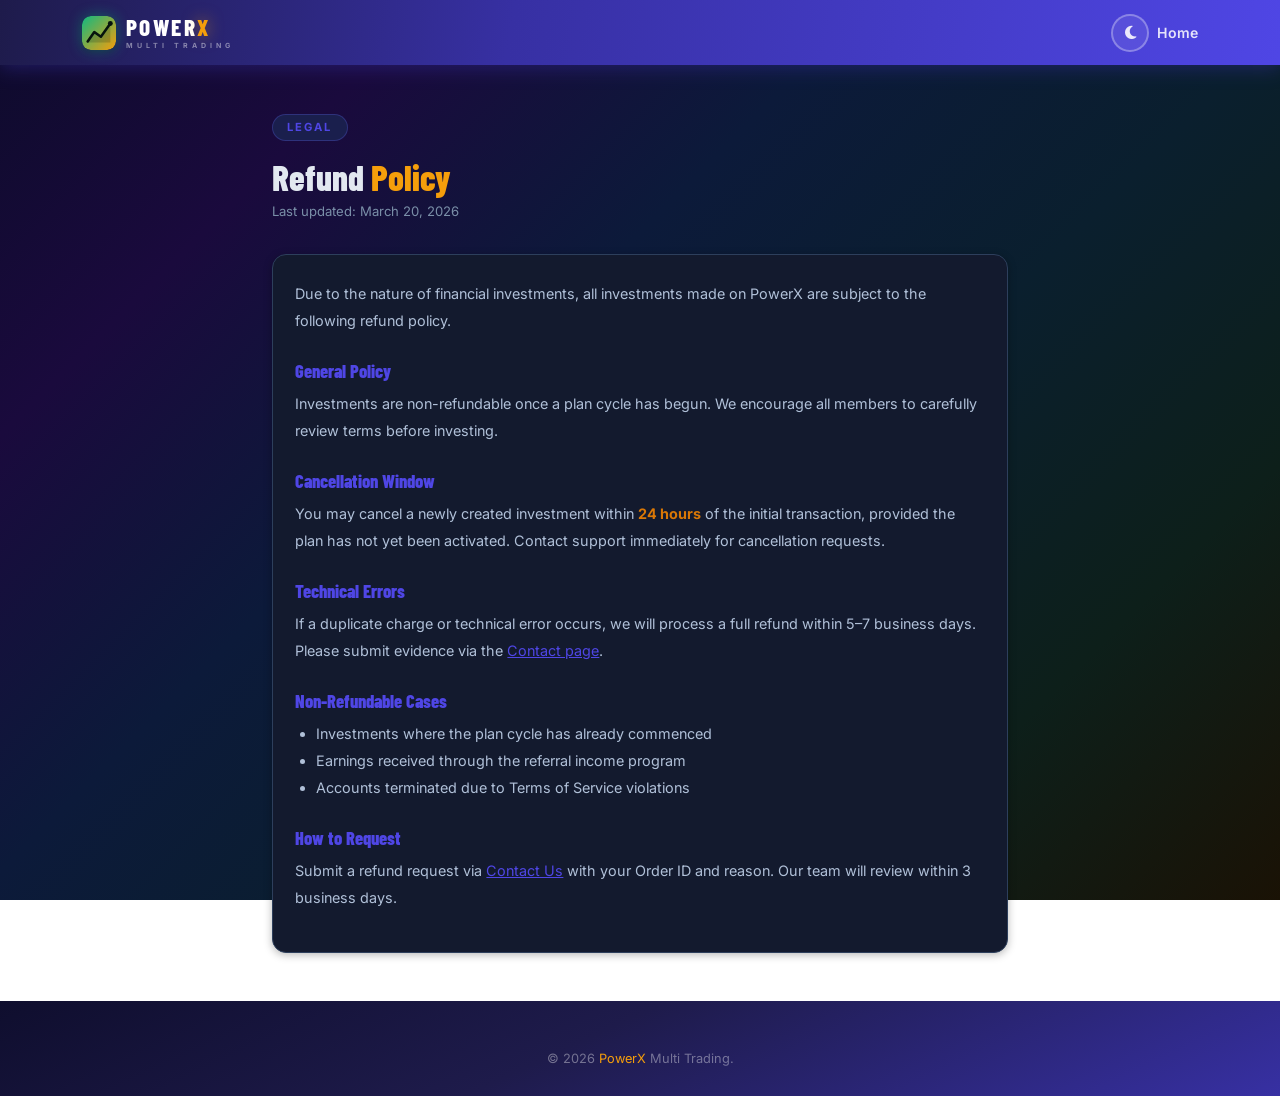
<file: refund-policy.html>
﻿<!DOCTYPE html>
<html lang="en">
<head>
  <meta charset="UTF-8"/>
  <meta name="viewport" content="width=device-width, initial-scale=1.0"/>
  <title>Refund Policy – PowerX</title>
  <link href="https://cdn.jsdelivr.net/npm/bootstrap@5.3.3/dist/css/bootstrap.min.css" rel="stylesheet"/>
  <link href="https://cdnjs.cloudflare.com/ajax/libs/font-awesome/6.5.0/css/all.min.css" rel="stylesheet"/>
  <link href="https://fonts.googleapis.com/css2?family=Inter:wght@300;400;500;600;700;800&family=Barlow+Condensed:wght@700;800&display=swap" rel="stylesheet"/>
  <link href="css/style.css" rel="stylesheet"/>
  <style>.legal-body h5{font-family:'Barlow Condensed',sans-serif;font-size:1.15rem;font-weight:800;color:var(--green);margin:1.6rem 0 .5rem;}.legal-body p,.legal-body li{color:var(--gray-700);font-size:.9rem;line-height:1.88;}.legal-body ul{padding-left:1.3rem;}</style>
</head>
<body>
<nav class="px-nav navbar"><div class="container"><a class="nav-brand" href="index.html"><span class="brand-icon-img-wrap"><img src="assets/px-icon.svg" class="brand-icon-img" alt="PowerX" width="34" height="34"></span><span class="brand-text-wrap"><span class="brand-text">POWER<span class="brand-ex">X</span></span><span class="brand-tag">Multi Trading</span></span></a><div class="ms-auto d-flex gap-2 align-items-center"><button class="theme-toggle" id="themeToggle"><i class="fa-solid fa-moon ico-moon"></i><i class="fa-solid fa-sun ico-sun"></i></button><a href="index.html" class="nav-link" style="color:rgba(255,255,255,.8);font-weight:600;">Home</a></div></div></nav>
<div class="container py-5"><div class="row justify-content-center"><div class="col-lg-8 fade-in">
  <div class="section-label">Legal</div>
  <h1 class="page-title mb-1" style="font-size:2.2rem;">Refund <span class="accent">Policy</span></h1>
  <p style="color:var(--gray-500);font-size:.82rem;margin-bottom:2rem;">Last updated: March 20, 2026</p>
  <div class="px-card legal-body">
    <p>Due to the nature of financial investments, all investments made on PowerX are subject to the following refund policy.</p>
    <h5>General Policy</h5>
    <p>Investments are non-refundable once a plan cycle has begun. We encourage all members to carefully review terms before investing.</p>
    <h5>Cancellation Window</h5>
    <p>You may cancel a newly created investment within <strong style="color:var(--gold);">24 hours</strong> of the initial transaction, provided the plan has not yet been activated. Contact support immediately for cancellation requests.</p>
    <h5>Technical Errors</h5>
    <p>If a duplicate charge or technical error occurs, we will process a full refund within 5–7 business days. Please submit evidence via the <a href="contact.html" style="color:var(--green);">Contact page</a>.</p>
    <h5>Non-Refundable Cases</h5>
    <ul>
      <li>Investments where the plan cycle has already commenced</li>
      <li>Earnings received through the referral income program</li>
      <li>Accounts terminated due to Terms of Service violations</li>
    </ul>
    <h5>How to Request</h5>
    <p>Submit a refund request via <a href="contact.html" style="color:var(--green);">Contact Us</a> with your Order ID and reason. Our team will review within 3 business days.</p>
  </div>
</div></div></div>
<footer class="px-footer"><div class="container"><div class="footer-copy py-2">© 2026 <span>PowerX</span> Multi Trading.</div></div></footer>
<script src="https://cdn.jsdelivr.net/npm/bootstrap@5.3.3/dist/js/bootstrap.bundle.min.js"></script>
<script src="js/script.js"></script>
</body>
</html>
</file>
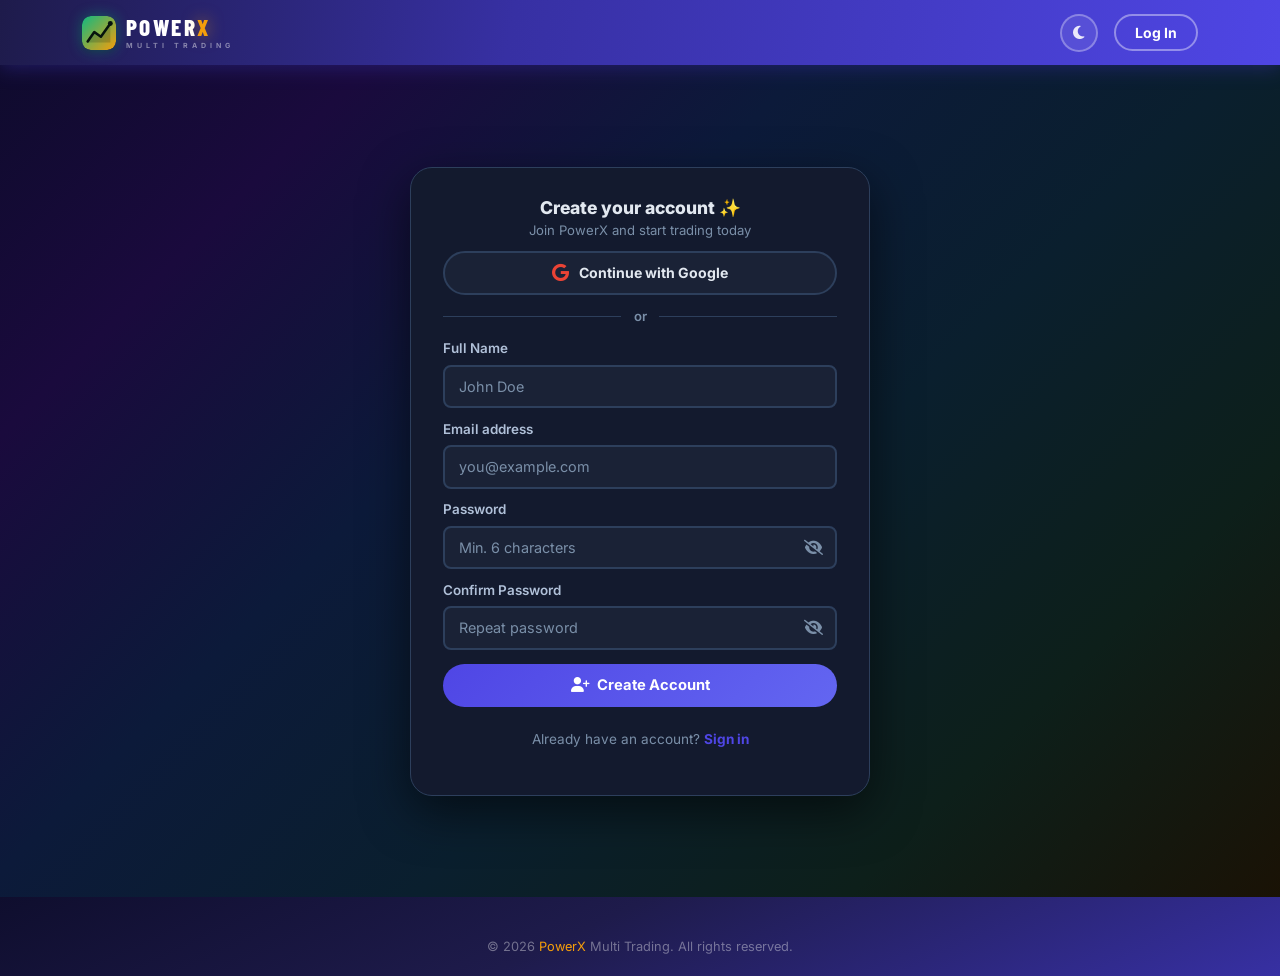
<file: signup.html>
﻿<!DOCTYPE html>
<html lang="en">
<head>
  <meta charset="UTF-8"/>
  <meta name="viewport" content="width=device-width, initial-scale=1.0"/>
  <title>Sign Up – PowerX</title>
  <link href="https://cdn.jsdelivr.net/npm/bootstrap@5.3.3/dist/css/bootstrap.min.css" rel="stylesheet"/>
  <link href="https://cdnjs.cloudflare.com/ajax/libs/font-awesome/6.5.0/css/all.min.css" rel="stylesheet"/>
  <link href="https://fonts.googleapis.com/css2?family=Inter:wght@300;400;500;600;700;800&family=Barlow+Condensed:wght@700;800&display=swap" rel="stylesheet"/>
  <link href="css/style.css" rel="stylesheet"/>
</head>
<body>

<!-- Navbar -->
<nav class="px-nav navbar navbar-expand-lg">
  <div class="container">
    <a class="nav-brand" href="index.html">
      <img src="assets/px-icon.svg" class="brand-icon-img" alt="PowerX" width="34" height="34">
      <span class="brand-text-wrap">
        <span class="brand-text">POWER<span class="brand-ex">X</span></span>
        <span class="brand-tag">Multi Trading</span>
      </span>
    </a>
    <div class="ms-auto d-flex align-items-center gap-3">
      <button class="theme-toggle" id="themeToggle" title="Toggle theme">
        <i class="fa-solid fa-moon ico-moon"></i>
        <i class="fa-solid fa-sun  ico-sun"></i>
      </button>
      <a href="login.html" class="btn btn-sm" style="border:2px solid rgba(255,255,255,.4);color:#fff;border-radius:20px;font-weight:700;padding:.4rem 1.2rem;background:transparent;">Log In</a>
    </div>
  </div>
</nav>

<div class="d-flex align-items-center justify-content-center" style="min-height:calc(100vh - 68px);padding:.75rem 1rem;overflow-x:hidden;">
  <div class="auth-card fade-in" style="max-width:460px;">

    <!-- Header -->
    <div class="text-center mb-3">
      <h5 style="font-weight:800;color:var(--gray-900);font-size:1.1rem;margin-bottom:.2rem;">Create your account ✨</h5>
      <p style="color:var(--gray-500);font-size:.82rem;margin:0;">Join PowerX and start trading today</p>
    </div>

    <div class="alert-auth" id="signupAlert"></div>

    <!-- GitHub -->
    <button class="btn-github" id="githubBtn" type="button">
      <i class="fa-brands fa-google" style="font-size:1.1rem;"></i>
      Continue with Google
    </button>

    <div class="auth-divider">or</div>

    <form id="signupForm" novalidate>
      <div class="mb-3">
        <label style="font-size:.84rem;font-weight:600;color:var(--gray-700);margin-bottom:.4rem;display:block;">Full Name</label>
        <input type="text" id="signupName" class="auth-input form-control" placeholder="John Doe" autocomplete="name"/>
        <div class="field-error">Full name is required.</div>
      </div>

      <div class="mb-3">
        <label style="font-size:.84rem;font-weight:600;color:var(--gray-700);margin-bottom:.4rem;display:block;">Email address</label>
        <input type="email" id="signupEmail" class="auth-input form-control" placeholder="you@example.com" autocomplete="email"/>
        <div class="field-error">Enter a valid email.</div>
      </div>

      <div class="mb-3">
        <label style="font-size:.84rem;font-weight:600;color:var(--gray-700);margin-bottom:.4rem;display:block;">Password</label>
        <div class="pass-wrap">
          <input type="password" id="signupPass" class="auth-input form-control" placeholder="Min. 6 characters" autocomplete="new-password"/>
          <i class="fa-solid fa-eye-slash toggle-pass"></i>
        </div>
        <div class="field-error">At least 6 characters.</div>
      </div>

      <div class="mb-4">
        <label style="font-size:.84rem;font-weight:600;color:var(--gray-700);margin-bottom:.4rem;display:block;">Confirm Password</label>
        <div class="pass-wrap">
          <input type="password" id="signupConf" class="auth-input form-control" placeholder="Repeat password" autocomplete="new-password"/>
          <i class="fa-solid fa-eye-slash toggle-pass"></i>
        </div>
        <div class="field-error">Passwords do not match.</div>
      </div>

      <button type="submit" class="btn-auth">
        <i class="fa-solid fa-user-plus me-2"></i>Create Account
      </button>
    </form>

    <p style="text-align:center;margin-top:1.4rem;font-size:.85rem;color:var(--gray-500);">
      Already have an account?
      <a href="login.html" style="color:var(--green);font-weight:700;text-decoration:none;">Sign in</a>
    </p>
  </div>
</div>

<!-- Account Created Modal -->
<div class="modal fade" id="successModal" tabindex="-1" data-bs-backdrop="static" data-bs-keyboard="false">
  <div class="modal-dialog modal-dialog-centered">
    <div class="modal-content" style="background:var(--white);border:1px solid var(--gray-300);border-radius:18px;overflow:hidden;">
      <div class="modal-body text-center" style="padding:2.8rem 2rem;">
        <div style="width:72px;height:72px;background:rgba(52,211,153,.15);border-radius:50%;display:flex;align-items:center;justify-content:center;margin:0 auto 1.4rem;">
          <i class="fa-solid fa-circle-check" style="font-size:2.4rem;color:#34d399;"></i>
        </div>
        <h5 style="font-weight:800;color:var(--gray-900);margin-bottom:.55rem;font-size:1.25rem;">Account Created! 🎉</h5>
        <p style="color:var(--gray-500);font-size:.9rem;margin-bottom:2rem;line-height:1.6;">
          Your <strong style="color:var(--gray-700);">PowerX</strong> account is ready.<br/>Please log in to access your dashboard.
        </p>
        <a href="login.html" class="btn-auth d-block" style="text-decoration:none;">
          <i class="fa-solid fa-right-to-bracket me-2"></i>Login Now
        </a>
      </div>
    </div>
  </div>
</div>

<footer class="px-footer">
  <div class="footer-copy">© 2026 <span>PowerX</span> Multi Trading. All rights reserved.</div>
</footer>

<script src="https://cdn.jsdelivr.net/npm/bootstrap@5.3.3/dist/js/bootstrap.bundle.min.js"></script>
<script src="js/script.js"></script>
<script>
  if (typeof redirectIfAuth === 'function') redirectIfAuth('dashboard.html');
</script>
</body>
</html>
</file>
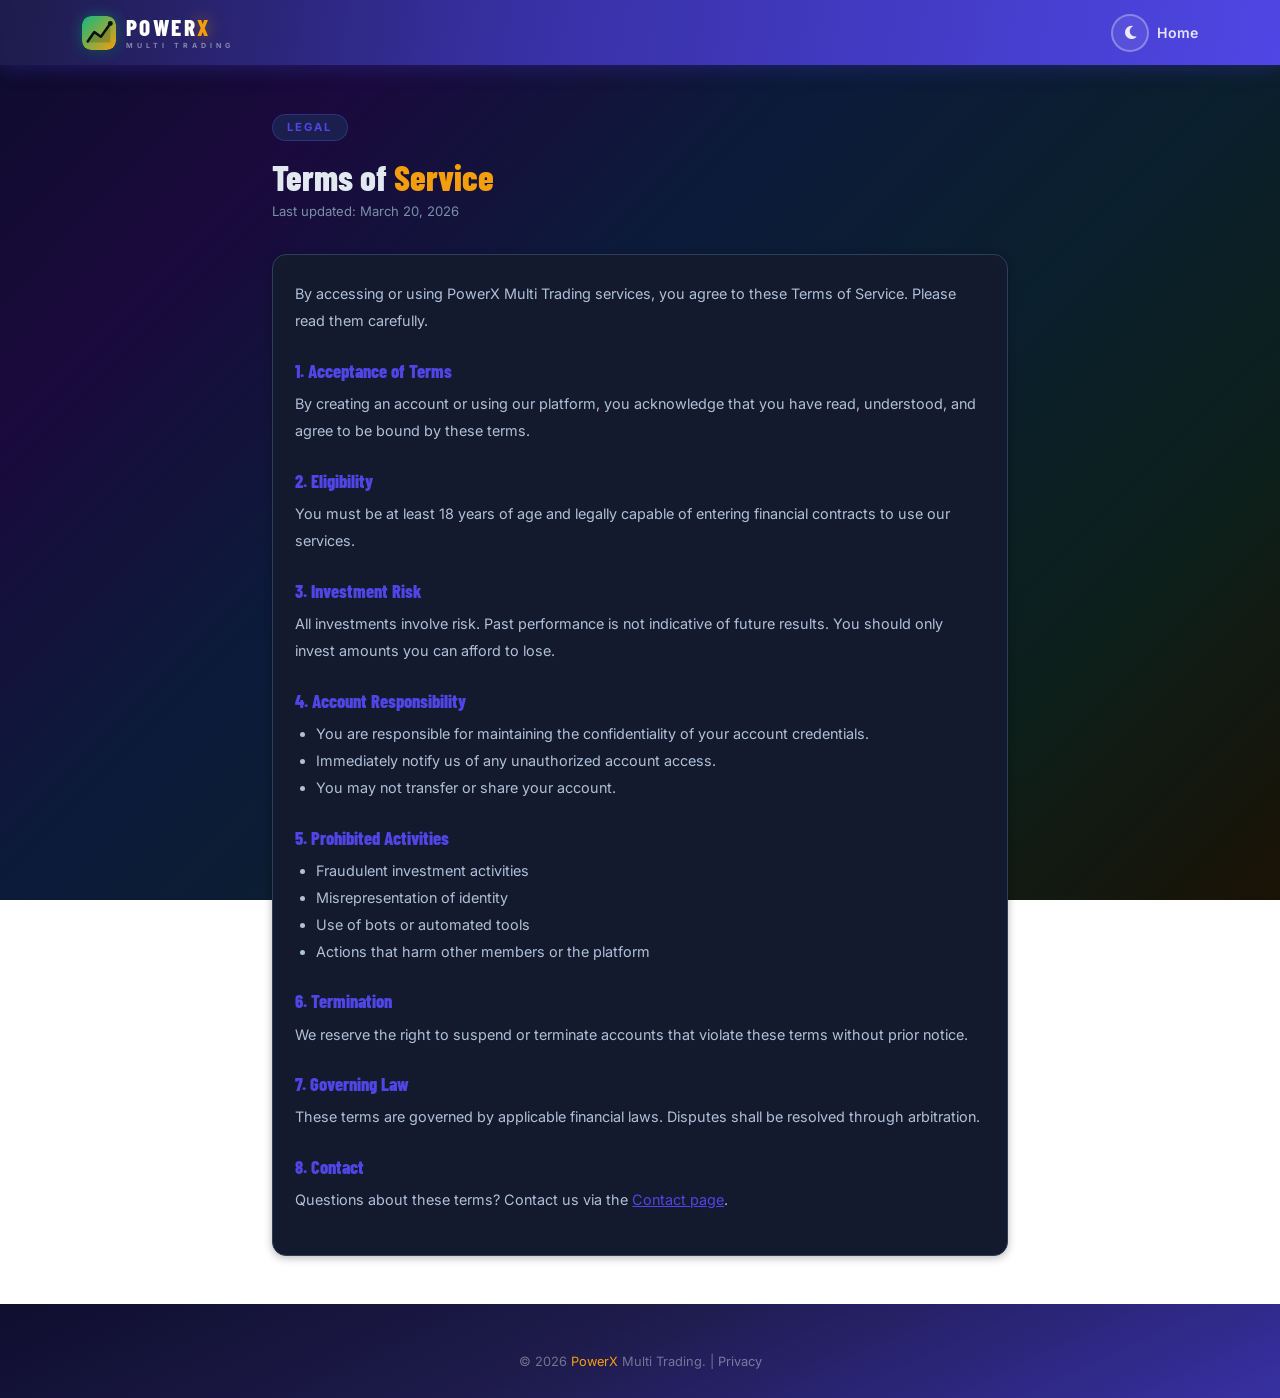
<file: terms.html>
﻿<!DOCTYPE html>
<html lang="en">
<head>
  <meta charset="UTF-8"/>
  <meta name="viewport" content="width=device-width, initial-scale=1.0"/>
  <title>Terms of Service – PowerX</title>
  <link href="https://cdn.jsdelivr.net/npm/bootstrap@5.3.3/dist/css/bootstrap.min.css" rel="stylesheet"/>
  <link href="https://cdnjs.cloudflare.com/ajax/libs/font-awesome/6.5.0/css/all.min.css" rel="stylesheet"/>
  <link href="https://fonts.googleapis.com/css2?family=Inter:wght@300;400;500;600;700;800&family=Barlow+Condensed:wght@700;800&display=swap" rel="stylesheet"/>
  <link href="css/style.css" rel="stylesheet"/>
  <style>.legal-body h5{font-family:'Barlow Condensed',sans-serif;font-size:1.15rem;font-weight:800;color:var(--green);margin:1.6rem 0 .5rem;}.legal-body p,.legal-body li{color:var(--gray-700);font-size:.9rem;line-height:1.88;}.legal-body ul{padding-left:1.3rem;}</style>
</head>
<body>
<nav class="px-nav navbar"><div class="container"><a class="nav-brand" href="index.html"><span class="brand-icon-img-wrap"><img src="assets/px-icon.svg" class="brand-icon-img" alt="PowerX" width="34" height="34"></span><span class="brand-text-wrap"><span class="brand-text">POWER<span class="brand-ex">X</span></span><span class="brand-tag">Multi Trading</span></span></a><div class="ms-auto d-flex gap-2 align-items-center"><button class="theme-toggle" id="themeToggle"><i class="fa-solid fa-moon ico-moon"></i><i class="fa-solid fa-sun ico-sun"></i></button><a href="index.html" class="nav-link" style="color:rgba(255,255,255,.8);font-weight:600;">Home</a></div></div></nav>
<div class="container py-5"><div class="row justify-content-center"><div class="col-lg-8 fade-in">
  <div class="section-label">Legal</div>
  <h1 class="page-title mb-1" style="font-size:2.2rem;">Terms of <span class="accent">Service</span></h1>
  <p style="color:var(--gray-500);font-size:.82rem;margin-bottom:2rem;">Last updated: March 20, 2026</p>
  <div class="px-card legal-body">
    <p>By accessing or using PowerX Multi Trading services, you agree to these Terms of Service. Please read them carefully.</p>
    <h5>1. Acceptance of Terms</h5>
    <p>By creating an account or using our platform, you acknowledge that you have read, understood, and agree to be bound by these terms.</p>
    <h5>2. Eligibility</h5>
    <p>You must be at least 18 years of age and legally capable of entering financial contracts to use our services.</p>
    <h5>3. Investment Risk</h5>
    <p>All investments involve risk. Past performance is not indicative of future results. You should only invest amounts you can afford to lose.</p>
    <h5>4. Account Responsibility</h5>
    <ul><li>You are responsible for maintaining the confidentiality of your account credentials.</li><li>Immediately notify us of any unauthorized account access.</li><li>You may not transfer or share your account.</li></ul>
    <h5>5. Prohibited Activities</h5>
    <ul><li>Fraudulent investment activities</li><li>Misrepresentation of identity</li><li>Use of bots or automated tools</li><li>Actions that harm other members or the platform</li></ul>
    <h5>6. Termination</h5>
    <p>We reserve the right to suspend or terminate accounts that violate these terms without prior notice.</p>
    <h5>7. Governing Law</h5>
    <p>These terms are governed by applicable financial laws. Disputes shall be resolved through arbitration.</p>
    <h5>8. Contact</h5>
    <p>Questions about these terms? Contact us via the <a href="contact.html" style="color:var(--green);">Contact page</a>.</p>
  </div>
</div></div></div>
<footer class="px-footer"><div class="container"><div class="footer-copy py-2">© 2026 <span>PowerX</span> Multi Trading. | <a href="privacy-policy.html" style="color:rgba(255,255,255,.4);text-decoration:none;">Privacy</a></div></div></footer>
<script src="https://cdn.jsdelivr.net/npm/bootstrap@5.3.3/dist/js/bootstrap.bundle.min.js"></script>
<script src="js/script.js"></script>
</body>
</html>
</file>
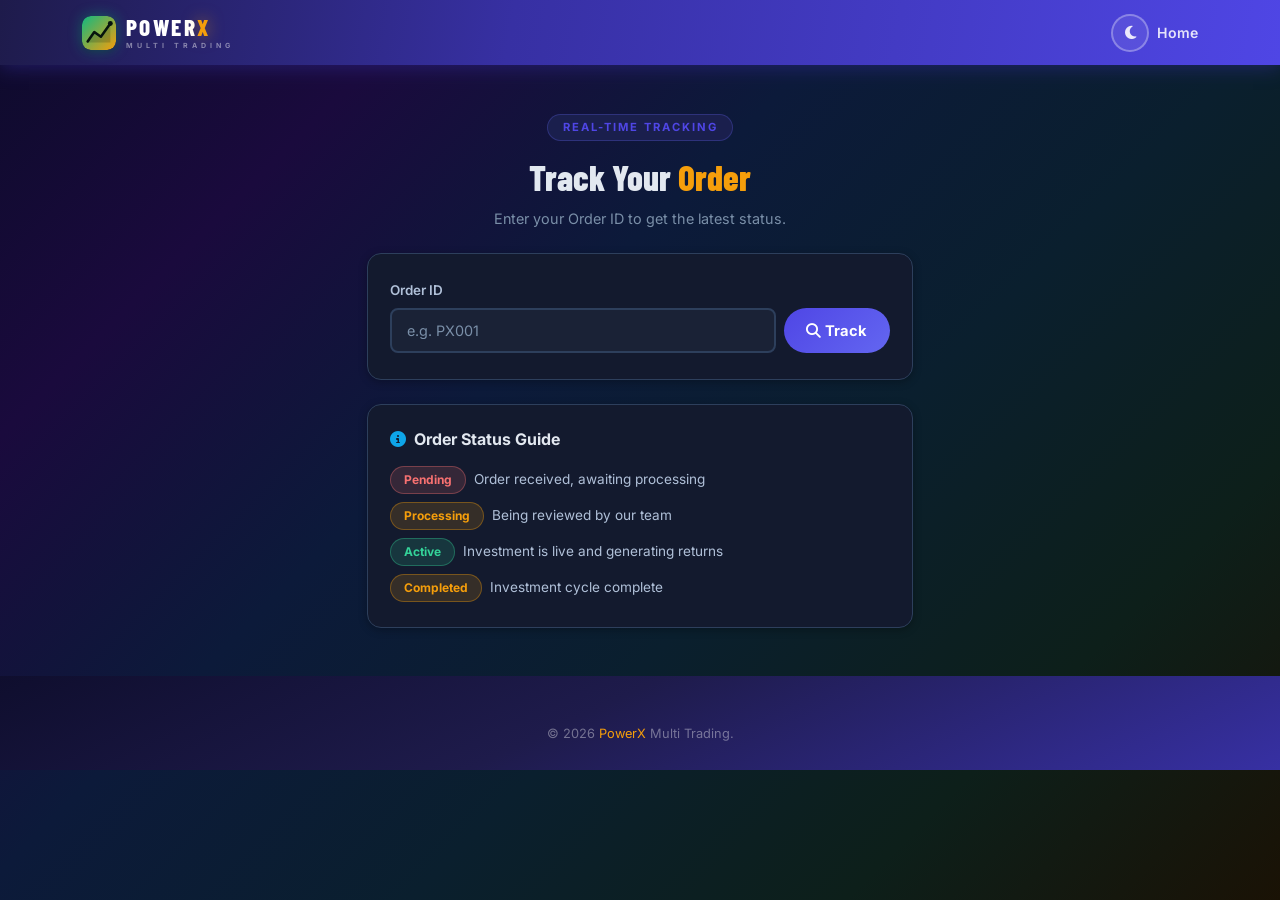
<file: track-order.html>
﻿<!DOCTYPE html>
<html lang="en">
<head>
  <meta charset="UTF-8"/>
  <meta name="viewport" content="width=device-width, initial-scale=1.0"/>
  <title>Track Order – PowerX</title>
  <link href="https://cdn.jsdelivr.net/npm/bootstrap@5.3.3/dist/css/bootstrap.min.css" rel="stylesheet"/>
  <link href="https://cdnjs.cloudflare.com/ajax/libs/font-awesome/6.5.0/css/all.min.css" rel="stylesheet"/>
  <link href="https://fonts.googleapis.com/css2?family=Inter:wght@300;400;500;600;700;800&family=Barlow+Condensed:wght@700;800&display=swap" rel="stylesheet"/>
  <link href="css/style.css" rel="stylesheet"/>
</head>
<body>

<nav class="px-nav navbar navbar-expand-lg">
  <div class="container">
    <a class="nav-brand" href="index.html">
      <img src="assets/px-icon.svg" class="brand-icon-img" alt="PowerX" width="34" height="34">
      <span class="brand-text-wrap">
        <span class="brand-text">POWER<span class="brand-ex">X</span></span>
        <span class="brand-tag">Multi Trading</span>
      </span>
    </a>
    <div class="ms-auto d-flex align-items-center gap-2">
      <button class="theme-toggle" id="themeToggle"><i class="fa-solid fa-moon ico-moon"></i><i class="fa-solid fa-sun ico-sun"></i></button>
      <a href="index.html" class="nav-link" style="color:rgba(255,255,255,.8);font-weight:600;">Home</a>
    </div>
  </div>
</nav>

<div class="container py-5">
  <div class="row justify-content-center">
    <div class="col-lg-6 fade-in">
      <div class="text-center mb-4">
        <div class="section-label">Real-time Tracking</div>
        <h1 class="page-title" style="font-size:2.2rem;">Track Your <span class="accent">Order</span></h1>
        <p style="color:var(--gray-500);font-size:.9rem;margin-top:.6rem;">Enter your Order ID to get the latest status.</p>
      </div>

      <div class="px-card">
        <form id="trackForm">
          <label style="font-size:.84rem;font-weight:600;color:var(--gray-700);margin-bottom:.5rem;display:block;">Order ID</label>
          <div class="d-flex gap-2">
            <input type="text" id="trackInput" class="auth-input form-control" placeholder="e.g. PX001" style="flex:1;"/>
            <button type="submit" class="btn-auth" style="width:auto;padding:.72rem 1.4rem;white-space:nowrap;">
              <i class="fa-solid fa-magnifying-glass me-1"></i>Track
            </button>
          </div>
        </form>
        <div id="trackResult"></div>
      </div>

      <!-- Steps legend -->
      <div class="px-card mt-4">
        <h6 style="font-weight:700;color:var(--gray-900);margin-bottom:1rem;"><i class="fa-solid fa-circle-info me-2" style="color:var(--blue);"></i>Order Status Guide</h6>
        <div class="d-flex flex-column gap-2">
          <div class="d-flex align-items-center gap-2"><span class="badge-danger">Pending</span><span style="font-size:.85rem;color:var(--gray-700);">Order received, awaiting processing</span></div>
          <div class="d-flex align-items-center gap-2"><span class="badge-warn">Processing</span><span style="font-size:.85rem;color:var(--gray-700);">Being reviewed by our team</span></div>
          <div class="d-flex align-items-center gap-2"><span class="badge-success">Active</span><span style="font-size:.85rem;color:var(--gray-700);">Investment is live and generating returns</span></div>
          <div class="d-flex align-items-center gap-2"><span class="badge-warn">Completed</span><span style="font-size:.85rem;color:var(--gray-700);">Investment cycle complete</span></div>
        </div>
      </div>

    </div>
  </div>
</div>

<footer class="px-footer">
  <div class="container">
    <div class="footer-copy py-2">© 2026 <span>PowerX</span> Multi Trading.</div>
  </div>
</footer>

<script src="https://cdn.jsdelivr.net/npm/bootstrap@5.3.3/dist/js/bootstrap.bundle.min.js"></script>
<script src="js/script.js"></script>
<script>
  // Auto-fill from query param
  const urlId = new URLSearchParams(location.search).get('id');
  if (urlId) {
    document.getElementById('trackInput').value = urlId;
    document.getElementById('trackForm').dispatchEvent(new Event('submit'));
  }
</script>
</body>
</html>
</file>
<file: css/style.css>
/* ═══════════════════════════════════════════════════════
   PowerX Shared Stylesheet
   Used by all pages (login, signup, dashboard, etc.)
═══════════════════════════════════════════════════════ */

:root {
  --green:      #4F46E5;
  --green-d:    #3730A3;
  --green-l:    #6366F1;
  --green-xl:   #1a1f4d;
  --blue:       #0EA5E9;
  --blue-l:     #38BDF8;
  --blue-xl:    #0a1f35;
  --pink:       #F97316;
  --pink-d:     #C2410C;
  --pink-l:     #FB923C;
  --gold:       #D97706;
  --gold-l:     #F59E0B;
  --gold-xl:    #241708;
  --white:      #131a2e;
  --gray-50:    #0d1117;
  --gray-100:   #1a2236;
  --gray-300:   #2d3f5c;
  --gray-500:   #7a8fa8;
  --gray-700:   #b0c0d8;
  --gray-900:   #e2e8f0;
  --shadow-sm:  0 2px 8px rgba(0,0,0,.28);
  --shadow-md:  0 6px 24px rgba(0,0,0,.42);
  --shadow-lg:  0 16px 48px rgba(0,0,0,.55);
  --radius-sm:  8px;
  --radius-md:  14px;
  --radius-lg:  22px;
  --radius-xl:  32px;
  --transition: all .28s ease;
}

/* Light mode */
body.light {
  --white:     #FFFFFF;
  --gray-50:   #F8FAFC;
  --gray-100:  #F1F5F9;
  --gray-300:  #CBD5E1;
  --gray-500:  #94A3B8;
  --gray-700:  #475569;
  --gray-900:  #0F172A;
  --green-xl:  #EEF2FF;
  --blue-xl:   #E0F2FE;
  --gold-xl:   #FFFBEB;
  --shadow-sm: 0 2px 8px rgba(0,0,0,.07);
  --shadow-md: 0 6px 24px rgba(0,0,0,.10);
  --shadow-lg: 0 16px 48px rgba(0,0,0,.13);
  background: linear-gradient(135deg,#f0f4ff 0%,#faf5ff 25%,#f0f9ff 50%,#fffbf0 75%,#f0fdf9 100%) !important;
  color: #0F172A !important;
}

*, *::before, *::after { box-sizing: border-box; margin: 0; padding: 0; }
html { scroll-behavior: smooth; overflow-x: hidden; }

body {
  font-family: 'Inter', sans-serif;
  color: var(--gray-900);
  background: linear-gradient(135deg,#0d0b2b 0%,#1a0a3d 20%,#0c1a3a 40%,#0a1f2e 60%,#0d1f1a 80%,#1a1205 100%);
  background-attachment: fixed;
  min-height: 100vh;
  overflow-x: hidden;
}

/* ── Shared Navbar ── */
.px-nav {
  background: linear-gradient(100deg,#1e1b4b 0%,#3730A3 40%,#4F46E5 100%);
  padding: .85rem 0;
  position: sticky;
  top: 0;
  z-index: 1050;
  box-shadow: 0 3px 18px rgba(55,48,163,.45);
}
.px-nav .nav-brand { display:flex; align-items:center; gap:.6rem; text-decoration:none; line-height:1; }
.brand-icon-img {
  width: 34px; height: 34px;
  flex-shrink: 0;
  border-radius: 9px;
  box-shadow: 0 0 14px rgba(16,185,129,.45), 0 2px 6px rgba(0,0,0,.3);
}
.brand-text-wrap { display: flex; flex-direction: column; justify-content: center; }
.brand-text {
  font-family: 'Barlow Condensed', sans-serif;
  font-size: 1.45rem; font-weight: 800; letter-spacing: 2.5px; color: #fff; line-height: 1;
}
.brand-ex { color: #F59E0B; text-shadow: 0 0 16px rgba(245,158,11,.6); }
.brand-tag {
  font-size: .44rem; font-weight: 700; letter-spacing: 4px;
  color: rgba(255,255,255,.45); text-transform: uppercase;
  margin-top: 2px; font-family: 'Inter', sans-serif;
}
.px-nav .nav-link {
  color: rgba(255,255,255,.85) !important;
  font-weight: 600;
  font-size: .88rem;
  border-radius: 8px;
  transition: var(--transition);
}
.px-nav .nav-link:hover { color: #F59E0B !important; background: rgba(255,255,255,.09); }

.px-nav .navbar-collapse {
  padding: .5rem 0;
}
.px-nav .navbar-collapse .nav-link {
  padding: .52rem .8rem !important;
  border-radius: 8px;
}
.px-nav .navbar-collapse .d-flex.gap-2 {
  padding: .6rem 0;
  flex-wrap: wrap;
}

/* ── Theme Toggle ── */
.theme-toggle {
  display: inline-flex; align-items: center; justify-content: center;
  width: 38px; height: 38px; border-radius: 50%;
  border: 2px solid rgba(255,255,255,.3);
  background: rgba(255,255,255,.08);
  color: rgba(255,255,255,.88);
  font-size: .95rem; cursor: pointer;
  transition: var(--transition);
  position: relative; overflow: hidden;
}
.theme-toggle:hover { background: rgba(245,158,11,.2); border-color: #F59E0B; color: #F59E0B; transform: rotate(18deg) scale(1.08); }
.theme-toggle .ico-moon, .theme-toggle .ico-sun { position: absolute; transition: opacity .3s, transform .3s; }
.theme-toggle .ico-sun  { opacity: 0; transform: rotate(-90deg) scale(.6); }
.theme-toggle .ico-moon { opacity: 1; }
body.light .theme-toggle .ico-sun  { opacity: 1; transform: rotate(0) scale(1); }
body.light .theme-toggle .ico-moon { opacity: 0; transform: rotate(90deg) scale(.6); }

/* ── Auth Cards ── */
.auth-card {
  background: var(--white);
  border: 1px solid var(--gray-300);
  border-radius: var(--radius-lg);
  padding: 1.8rem 2rem;
  box-shadow: var(--shadow-lg);
  width: 100%;
  max-width: 420px;
}
.auth-input {
  background: var(--gray-100) !important;
  border: 2px solid var(--gray-300) !important;
  color: var(--gray-900) !important;
  border-radius: var(--radius-sm) !important;
  padding: .56rem .9rem !important;
  font-size: .9rem;
  transition: var(--transition);
}
.auth-input:focus {
  border-color: var(--green) !important;
  box-shadow: 0 0 0 3px rgba(79,70,229,.18) !important;
  background: var(--gray-50) !important;
  outline: none !important;
}
.auth-input::placeholder { color: var(--gray-500) !important; }

.btn-auth {
  background: linear-gradient(135deg,var(--green),var(--green-l));
  color: #fff; border: none;
  padding: .65rem 1.5rem;
  border-radius: var(--radius-xl);
  font-weight: 700; font-size: .92rem;
  width: 100%; cursor: pointer;
  transition: var(--transition);
}
.btn-auth:hover { background: linear-gradient(135deg,var(--pink),var(--pink-d)); box-shadow: 0 8px 24px rgba(249,115,22,.35); transform: translateY(-1px); }

.btn-github {
  background: var(--gray-100);
  color: var(--gray-900);
  border: 2px solid var(--gray-300);
  padding: .58rem 1.5rem;
  border-radius: var(--radius-xl);
  font-weight: 700; font-size: .88rem;
  width: 100%; cursor: pointer;
  transition: var(--transition);
  display: flex; align-items: center; justify-content: center; gap: .6rem;
}
.btn-github .fa-google { color: #EA4335; }
.btn-github:hover { border-color: #EA4335; color: #EA4335; }

.auth-divider {
  display: flex; align-items: center; gap: .8rem;
  color: var(--gray-500); font-size: .82rem; font-weight: 600;
  margin: .75rem 0;
}
.auth-divider::before, .auth-divider::after { content: ''; flex: 1; height: 1px; background: var(--gray-300); }
.auth-card .mb-3 { margin-bottom: .65rem !important; }
.auth-card .mb-4 { margin-bottom: .9rem !important; }

.pass-wrap { position: relative; }
.pass-wrap .toggle-pass {
  position: absolute; right: .9rem; top: 50%; transform: translateY(-50%);
  color: var(--gray-500); cursor: pointer; font-size: .95rem; z-index: 2;
  transition: color .2s;
}
.pass-wrap .toggle-pass:hover { color: var(--green); }

/* ── Form validation ── */
.field-error { color: #f87171; font-size: .78rem; margin-top: .3rem; display: none; }
.field-error.show { display: block; }
.auth-input.is-invalid { border-color: #f87171 !important; }
.auth-input.is-valid   { border-color: #34d399 !important; }

.alert-auth { border-radius: var(--radius-sm); padding: .8rem 1.1rem; font-size: .88rem; margin-bottom: 1.2rem; display: none; }
.alert-auth.show { display: block; }
.alert-success-auth { background: rgba(52,211,153,.12); border: 1px solid rgba(52,211,153,.4); color: #34d399; }
.alert-error-auth   { background: rgba(248,113,113,.12); border: 1px solid rgba(248,113,113,.4); color: #f87171; }

/* ── Dashboard ── */
.dash-sidebar {
  background: var(--white);
  border-right: 1px solid var(--gray-300);
  min-height: calc(100vh - 68px);
  padding: 1.8rem 0;
  position: sticky; top: 68px;
}
.dash-sidebar .side-link {
  display: flex; align-items: center; gap: .75rem;
  padding: .72rem 1.6rem;
  color: var(--gray-700); font-weight: 600; font-size: .9rem;
  text-decoration: none; border-radius: 0;
  transition: var(--transition);
  border-left: 3px solid transparent;
}
.dash-sidebar .side-link:hover,
.dash-sidebar .side-link.active {
  color: var(--green);
  background: var(--green-xl);
  border-left-color: var(--green);
}
.dash-main { padding: 2rem; }

.stat-card {
  background: var(--white);
  border: 1px solid var(--gray-300);
  border-radius: var(--radius-md);
  padding: 1.5rem 1.4rem;
  display: flex; align-items: center; gap: 1.2rem;
  box-shadow: var(--shadow-sm);
  transition: var(--transition);
}
.stat-card:hover { box-shadow: var(--shadow-md); transform: translateY(-3px); }
.stat-icon {
  width: 52px; height: 52px; border-radius: var(--radius-sm);
  display: flex; align-items: center; justify-content: center;
  font-size: 1.4rem; flex-shrink: 0;
}
.stat-val { font-family: 'Barlow Condensed', sans-serif; font-size: 1.85rem; font-weight: 800; color: var(--gray-900); line-height: 1; }
.stat-lbl { font-size: .76rem; color: var(--gray-500); letter-spacing: .8px; text-transform: uppercase; margin-top: .2rem; }

.px-table-responsive { overflow-x: auto; -webkit-overflow-scrolling: touch; border-radius: var(--radius-md); }

/* ── Tables ── */
.px-table {
  width: 100%; border-collapse: separate; border-spacing: 0;
  border-radius: var(--radius-md); overflow: hidden; box-shadow: var(--shadow-sm);
}
.px-table thead th {
  background: linear-gradient(100deg,#3730A3,#4F46E5);
  color: #fff; padding: .9rem 1.2rem;
  font-weight: 700; font-size: .85rem; letter-spacing: .4px; text-align: left;
}
.px-table tbody td {
  padding: .82rem 1.2rem; border-bottom: 1px solid var(--gray-100);
  color: var(--gray-900); font-size: .9rem; background: var(--white);
}
.px-table tbody tr:last-child td { border-bottom: none; }
.px-table tbody tr:hover td { background: var(--gray-50); }

/* ── Badges ── */
.badge-success { background: rgba(52,211,153,.15); color: #34d399; border: 1px solid rgba(52,211,153,.35); border-radius: 20px; padding: .25rem .8rem; font-size: .75rem; font-weight: 700; }
.badge-warn    { background: rgba(245,158,11,.15); color: #F59E0B; border: 1px solid rgba(245,158,11,.35); border-radius: 20px; padding: .25rem .8rem; font-size: .75rem; font-weight: 700; }
.badge-danger  { background: rgba(248,113,113,.15); color: #f87171; border: 1px solid rgba(248,113,113,.35); border-radius: 20px; padding: .25rem .8rem; font-size: .75rem; font-weight: 700; }

/* ── Cards ── */
.px-card {
  background: var(--white); border: 1px solid var(--gray-300);
  border-radius: var(--radius-md); padding: 1.6rem 1.4rem;
  box-shadow: var(--shadow-sm); transition: var(--transition);
}
.px-card:hover { box-shadow: var(--shadow-md); transform: translateY(-3px); }

/* ── Section title ── */
.page-title {
  font-family: 'Barlow Condensed', sans-serif;
  font-size: 2.2rem; font-weight: 800; color: var(--gray-900);
}
.page-title .accent { color: #F59E0B; }

.section-label {
  display: inline-block; font-size: .7rem; font-weight: 700;
  letter-spacing: 2px; text-transform: uppercase;
  color: var(--green); background: var(--green-xl);
  border: 1.5px solid rgba(99,102,241,.28);
  border-radius: 20px; padding: .28rem .9rem; margin-bottom: .9rem;
}

/* ── Loading spinner ── */
.px-spinner-wrap {
  display: flex; align-items: center; justify-content: center;
  padding: 3rem; flex-direction: column; gap: 1rem;
}
.px-spinner {
  width: 44px; height: 44px;
  border: 4px solid var(--gray-300);
  border-top-color: var(--green);
  border-radius: 50%;
  animation: spin .8s linear infinite;
}
@keyframes spin { to { transform: rotate(360deg); } }
.px-spinner-txt { color: var(--gray-500); font-size: .9rem; }

/* ── Empty state ── */
.empty-state { text-align: center; padding: 4rem 2rem; }
.empty-state i { font-size: 3.5rem; color: var(--gray-300); margin-bottom: 1rem; display: block; }
.empty-state h5 { color: var(--gray-700); font-weight: 700; margin-bottom: .5rem; }
.empty-state p  { color: var(--gray-500); font-size: .9rem; }

/* ── Footer ── */
.px-footer {
  background: linear-gradient(155deg,#0f0e2e 0%,#1e1b4b 45%,#3730A3 100%);
  padding: 2.5rem 0 1.2rem;
  margin-top: auto;
}
.px-footer .footer-copy { color: rgba(255,255,255,.38); font-size: .8rem; text-align: center; }
.px-footer .footer-copy span { color: #F59E0B; }

/* ── Smooth transitions ── */
.fade-in { animation: fadeIn .45s ease both; }
@keyframes fadeIn { from { opacity: 0; transform: translateY(14px); } to { opacity: 1; transform: none; } }

/* ── Scrollbar ── */
::-webkit-scrollbar { width: 7px; }
::-webkit-scrollbar-track { background: var(--gray-50); }
::-webkit-scrollbar-thumb { background: var(--green); border-radius: 4px; }

/* ── Responsive ── */

/* Tablets (≤ 992px) */
@media (max-width: 992px) {
  .dash-main { padding: 1.5rem 1.2rem; }
  .stat-card { padding: 1.1rem; gap: .8rem; }
  .stat-icon { width: 44px; height: 44px; font-size: 1.1rem; }
  .stat-val  { font-size: 1.5rem; }
  .px-card   { padding: 1.2rem 1rem; }
}

/* Mobile (≤ 768px) */
@media (max-width: 768px) {
  body { overflow-x: hidden; }

  /* Navbar */
  .px-nav { padding: .6rem 0; }
  .brand-text { font-size: 1.15rem; letter-spacing: 1.5px; }
  .brand-icon-img { width: 28px; height: 28px; border-radius: 7px; }
  .theme-toggle { width: 34px; height: 34px; }

  /* Auth */
  .auth-card { padding: 1.4rem 1.1rem; margin: 0 .5rem; max-width: 100%; }
  .auth-card .mb-3 { margin-bottom: .55rem !important; }
  .auth-card .mb-4 { margin-bottom: .7rem !important; }
  .btn-auth  { padding: .6rem; font-size: .88rem; }
  .btn-github { padding: .52rem; font-size: .83rem; }

  /* Dashboard */
  .dash-sidebar { display: none; }
  .dash-main { padding: 1rem .75rem; }
  .stat-card { padding: .9rem .8rem; gap: .65rem; }
  .stat-icon { width: 38px; height: 38px; font-size: 1rem; flex-shrink: 0; }
  .stat-val  { font-size: 1.3rem; }
  .stat-lbl  { font-size: .68rem; }
  .page-title { font-size: 1.5rem; }
  .empty-state { padding: 2.5rem 1rem; }
  .empty-state i { font-size: 2.4rem; }

  /* Tables — horizontal scroll */
  .px-table-responsive { overflow-x: auto; -webkit-overflow-scrolling: touch; }
  .px-table { min-width: 560px; }
  .px-table thead th, .px-table tbody td { padding: .6rem .75rem; font-size: .8rem; }

  /* Badges */
  .badge-success, .badge-warn, .badge-danger { font-size: .7rem; padding: .2rem .6rem; }

  /* Section label */
  .section-label { font-size: .65rem; }

  /* Footer */
  .px-footer { padding: 1.5rem 0 1rem; }
  .px-footer .footer-copy { font-size: .75rem; padding: 0 1rem; }
}

/* Small phones (≤ 480px) */
@media (max-width: 480px) {
  .auth-card { padding: 1.2rem .9rem; }
  .brand-text { font-size: 1rem; }
  .stat-card { flex-direction: column; text-align: center; padding: .9rem .5rem; }
  .stat-icon { margin: 0 auto; }
  .dash-main { padding: .75rem .5rem; }
  .px-card   { padding: 1rem .75rem; }
}
</file>
